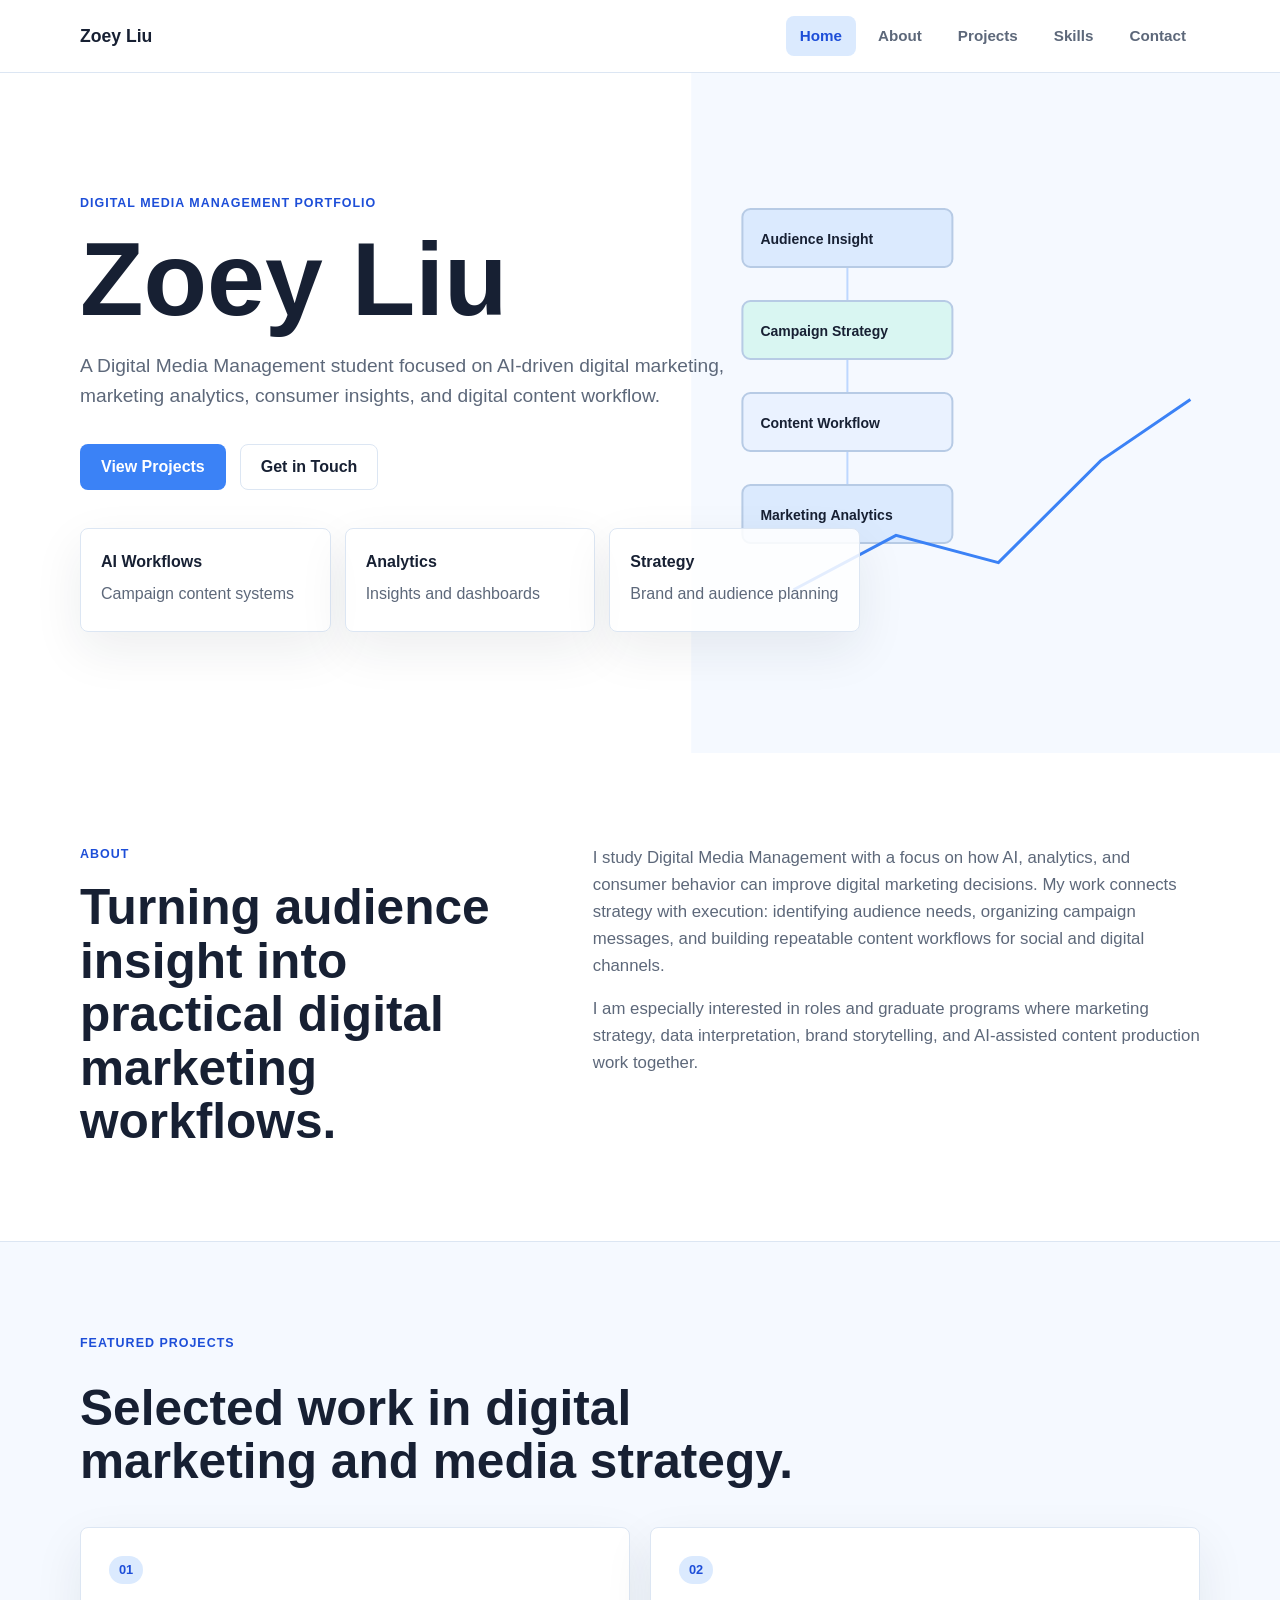
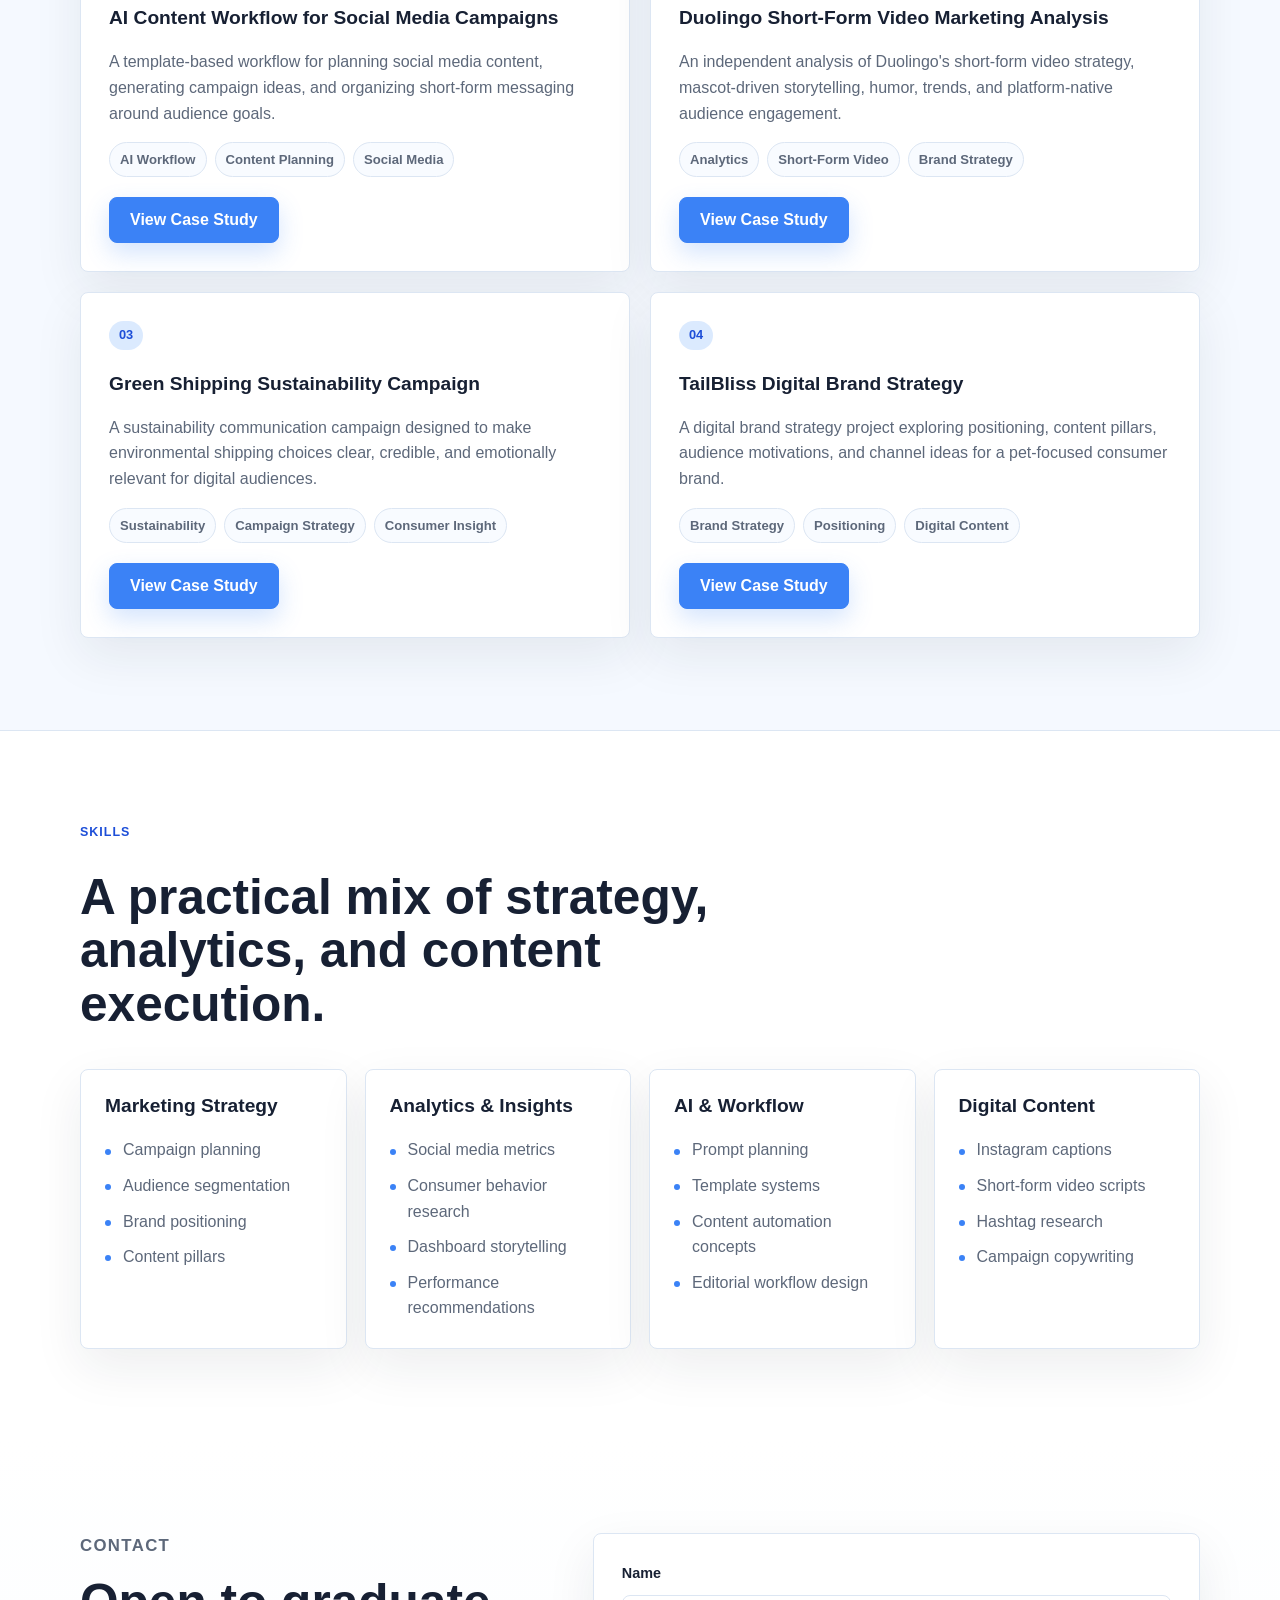
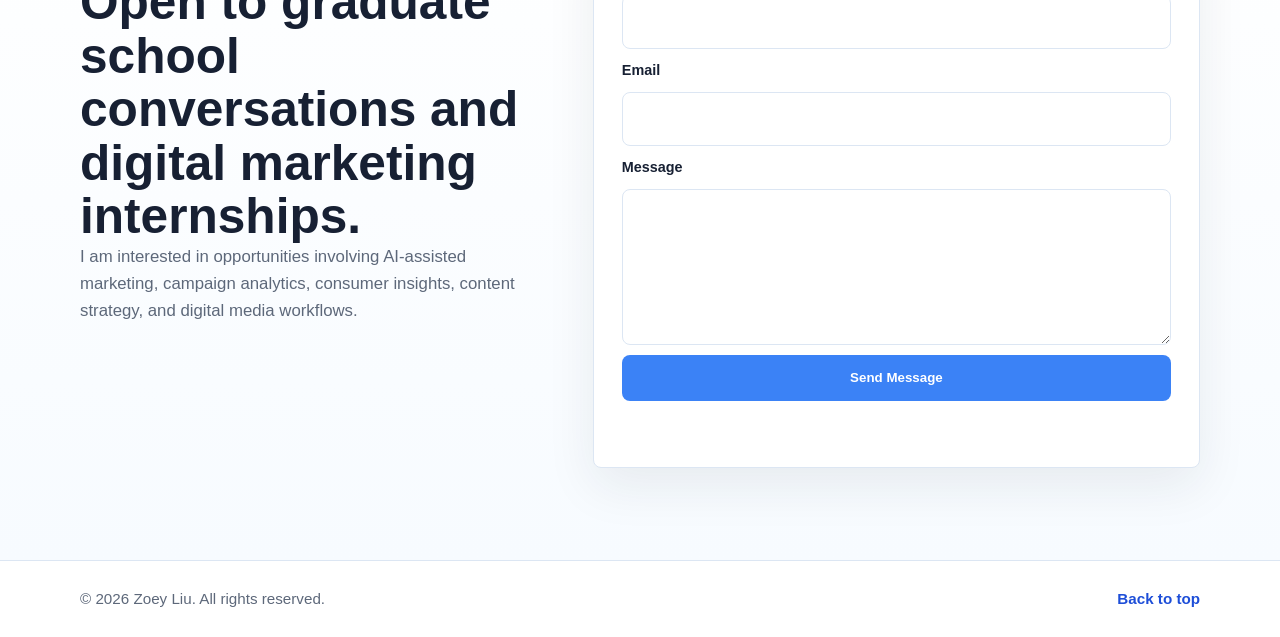
<file: index.html>
<!DOCTYPE html>
<html lang="en">
<head>
  <meta charset="UTF-8">
  <meta name="viewport" content="width=device-width, initial-scale=1.0">
  <meta name="description" content="Zoey Liu portfolio for AI-driven digital marketing, analytics, consumer insights, and digital content workflow.">
  <title>Zoey Liu | Digital Marketing Portfolio</title>
  <link rel="stylesheet" href="css/style.css">
</head>
<body>
  <header class="site-header">
    <nav class="nav container" aria-label="Main navigation">
      <a class="logo" href="#home" aria-label="Zoey Liu home">Zoey Liu</a>
      <button class="nav-toggle" type="button" aria-expanded="false" aria-controls="primary-navigation">
        <span></span>
        <span></span>
        <span></span>
        <span class="sr-only">Menu</span>
      </button>
      <ul class="nav-links" id="primary-navigation">
        <li><a href="#home">Home</a></li>
        <li><a href="#about">About</a></li>
        <li><a href="#projects">Projects</a></li>
        <li><a href="#skills">Skills</a></li>
        <li><a href="#contact">Contact</a></li>
      </ul>
    </nav>
  </header>

  <main>
    <section class="hero section" id="home" aria-labelledby="hero-title">
      <canvas id="heroCanvas" class="hero-canvas" aria-hidden="true"></canvas>
      <div class="container hero-content">
        <p class="eyebrow">Digital Media Management Portfolio</p>
        <h1 id="hero-title">Zoey Liu</h1>
        <p class="hero-lead">
          A Digital Media Management student focused on AI-driven digital marketing,
          marketing analytics, consumer insights, and digital content workflow.
        </p>
        <div class="hero-actions" aria-label="Portfolio actions">
          <a class="button primary" href="#projects">View Projects</a>
          <a class="button secondary" href="#contact">Get in Touch</a>
        </div>
        <dl class="hero-highlights" aria-label="Portfolio focus areas">
          <div>
            <dt>AI Workflows</dt>
            <dd>Campaign content systems</dd>
          </div>
          <div>
            <dt>Analytics</dt>
            <dd>Insights and dashboards</dd>
          </div>
          <div>
            <dt>Strategy</dt>
            <dd>Brand and audience planning</dd>
          </div>
        </dl>
      </div>
    </section>

    <section class="section" id="about" aria-labelledby="about-title">
      <div class="container split-section">
        <div>
          <p class="eyebrow">About</p>
          <h2 id="about-title">Turning audience insight into practical digital marketing workflows.</h2>
        </div>
        <div class="section-copy">
          <p>
            I study Digital Media Management with a focus on how AI, analytics, and consumer behavior
            can improve digital marketing decisions. My work connects strategy with execution:
            identifying audience needs, organizing campaign messages, and building repeatable content
            workflows for social and digital channels.
          </p>
          <p>
            I am especially interested in roles and graduate programs where marketing strategy,
            data interpretation, brand storytelling, and AI-assisted content production work together.
          </p>
        </div>
      </div>
    </section>

    <section class="section section-muted" id="projects" aria-labelledby="projects-title">
      <div class="container">
        <div class="section-heading">
          <p class="eyebrow">Featured Projects</p>
          <h2 id="projects-title">Selected work in digital marketing and media strategy.</h2>
        </div>
        <div class="project-grid">
          <article class="project-card project-card-link">
            <p class="project-number">01</p>
            <h3>AI Content Workflow for Social Media Campaigns</h3>
            <p>
              A template-based workflow for planning social media content, generating campaign ideas,
              and organizing short-form messaging around audience goals.
            </p>
            <ul class="tag-list" aria-label="Project skills">
              <li>AI Workflow</li>
              <li>Content Planning</li>
              <li>Social Media</li>
            </ul>
            <a class="button primary card-button case-study-button" href="projects/ai-content-workflow.html">View Case Study</a>
          </article>

          <article class="project-card">
            <p class="project-number">02</p>
            <h3>Duolingo Short-Form Video Marketing Analysis</h3>
            <p>
              An independent analysis of Duolingo's short-form video strategy, mascot-driven
              storytelling, humor, trends, and platform-native audience engagement.
            </p>
            <ul class="tag-list" aria-label="Project skills">
              <li>Analytics</li>
              <li>Short-Form Video</li>
              <li>Brand Strategy</li>
            </ul>
            <a class="button primary card-button case-study-button" href="projects/social-media-analytics.html">View Case Study</a>
          </article>

          <article class="project-card">
            <p class="project-number">03</p>
            <h3>Green Shipping Sustainability Campaign</h3>
            <p>
              A sustainability communication campaign designed to make environmental shipping choices
              clear, credible, and emotionally relevant for digital audiences.
            </p>
            <ul class="tag-list" aria-label="Project skills">
              <li>Sustainability</li>
              <li>Campaign Strategy</li>
              <li>Consumer Insight</li>
            </ul>
            <a class="button primary card-button case-study-button" href="projects/green-shipping-campaign.html">View Case Study</a>
          </article>

          <article class="project-card">
            <p class="project-number">04</p>
            <h3>TailBliss Digital Brand Strategy</h3>
            <p>
              A digital brand strategy project exploring positioning, content pillars, audience
              motivations, and channel ideas for a pet-focused consumer brand.
            </p>
            <ul class="tag-list" aria-label="Project skills">
              <li>Brand Strategy</li>
              <li>Positioning</li>
              <li>Digital Content</li>
            </ul>
            <a class="button primary card-button case-study-button" href="projects/tailbliss-brand-strategy.html">View Case Study</a>
          </article>
        </div>
      </div>
    </section>

    <section class="section" id="skills" aria-labelledby="skills-title">
      <div class="container">
        <div class="section-heading">
          <p class="eyebrow">Skills</p>
          <h2 id="skills-title">A practical mix of strategy, analytics, and content execution.</h2>
        </div>
        <div class="skills-grid">
          <div class="skill-group">
            <h3>Marketing Strategy</h3>
            <ul>
              <li>Campaign planning</li>
              <li>Audience segmentation</li>
              <li>Brand positioning</li>
              <li>Content pillars</li>
            </ul>
          </div>
          <div class="skill-group">
            <h3>Analytics &amp; Insights</h3>
            <ul>
              <li>Social media metrics</li>
              <li>Consumer behavior research</li>
              <li>Dashboard storytelling</li>
              <li>Performance recommendations</li>
            </ul>
          </div>
          <div class="skill-group">
            <h3>AI &amp; Workflow</h3>
            <ul>
              <li>Prompt planning</li>
              <li>Template systems</li>
              <li>Content automation concepts</li>
              <li>Editorial workflow design</li>
            </ul>
          </div>
          <div class="skill-group">
            <h3>Digital Content</h3>
            <ul>
              <li>Instagram captions</li>
              <li>Short-form video scripts</li>
              <li>Hashtag research</li>
              <li>Campaign copywriting</li>
            </ul>
          </div>
        </div>
      </div>
    </section>

    <section class="section contact-section" id="contact" aria-labelledby="contact-title">
      <div class="container contact-layout">
        <div>
          <p class="eyebrow">Contact</p>
          <h2 id="contact-title">Open to graduate school conversations and digital marketing internships.</h2>
          <p>
            I am interested in opportunities involving AI-assisted marketing, campaign analytics,
            consumer insights, content strategy, and digital media workflows.
          </p>
        </div>
        <form class="contact-form" id="contactForm">
          <label for="name">Name</label>
          <input id="name" name="name" type="text" autocomplete="name" required>

          <label for="email">Email</label>
          <input id="email" name="email" type="email" autocomplete="email" required>

          <label for="message">Message</label>
          <textarea id="message" name="message" rows="5" required></textarea>

          <button class="button primary" type="submit">Send Message</button>
          <p class="form-status" id="formStatus" role="status" aria-live="polite"></p>
        </form>
      </div>
    </section>
  </main>

  <footer class="site-footer">
    <div class="container footer-content">
      <p>&copy; <span id="year"></span> Zoey Liu. All rights reserved.</p>
      <a href="#home">Back to top</a>
    </div>
  </footer>

  <script src="js/main.js"></script>
</body>
</html>
</file>
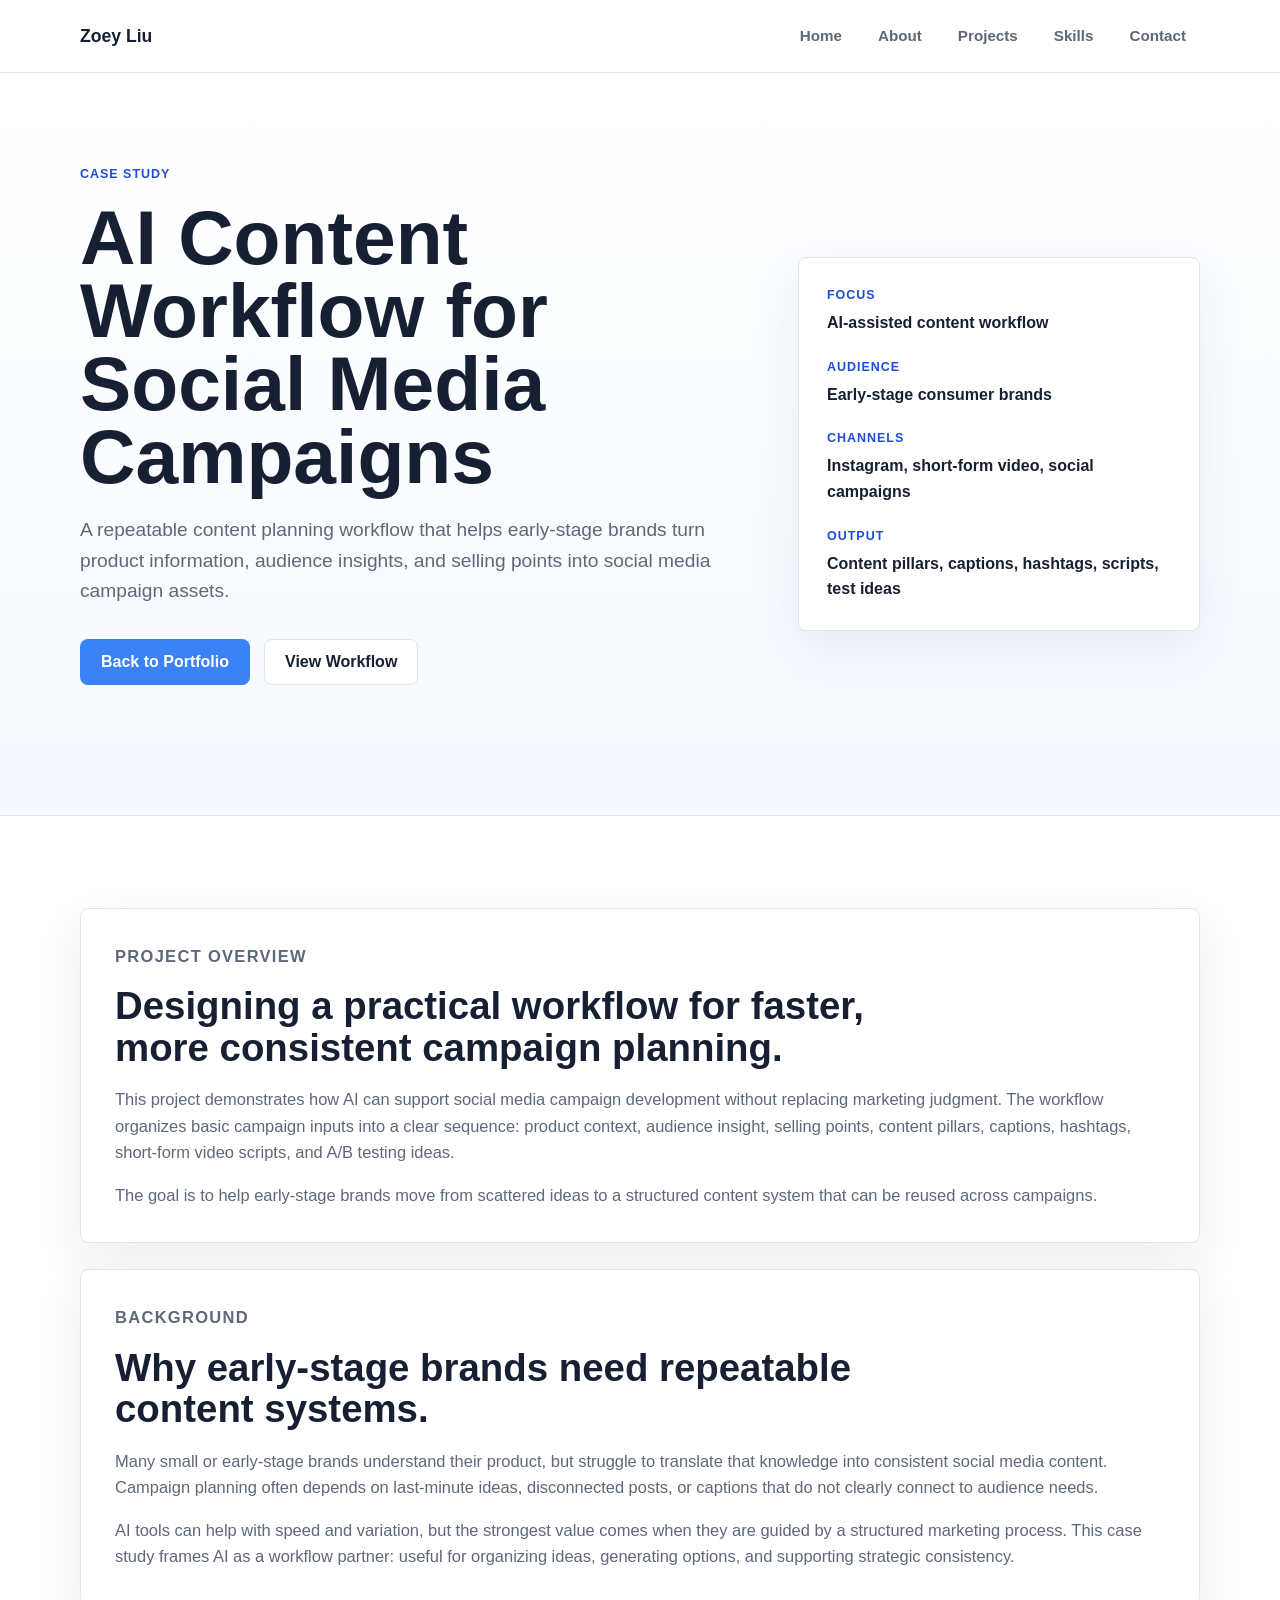
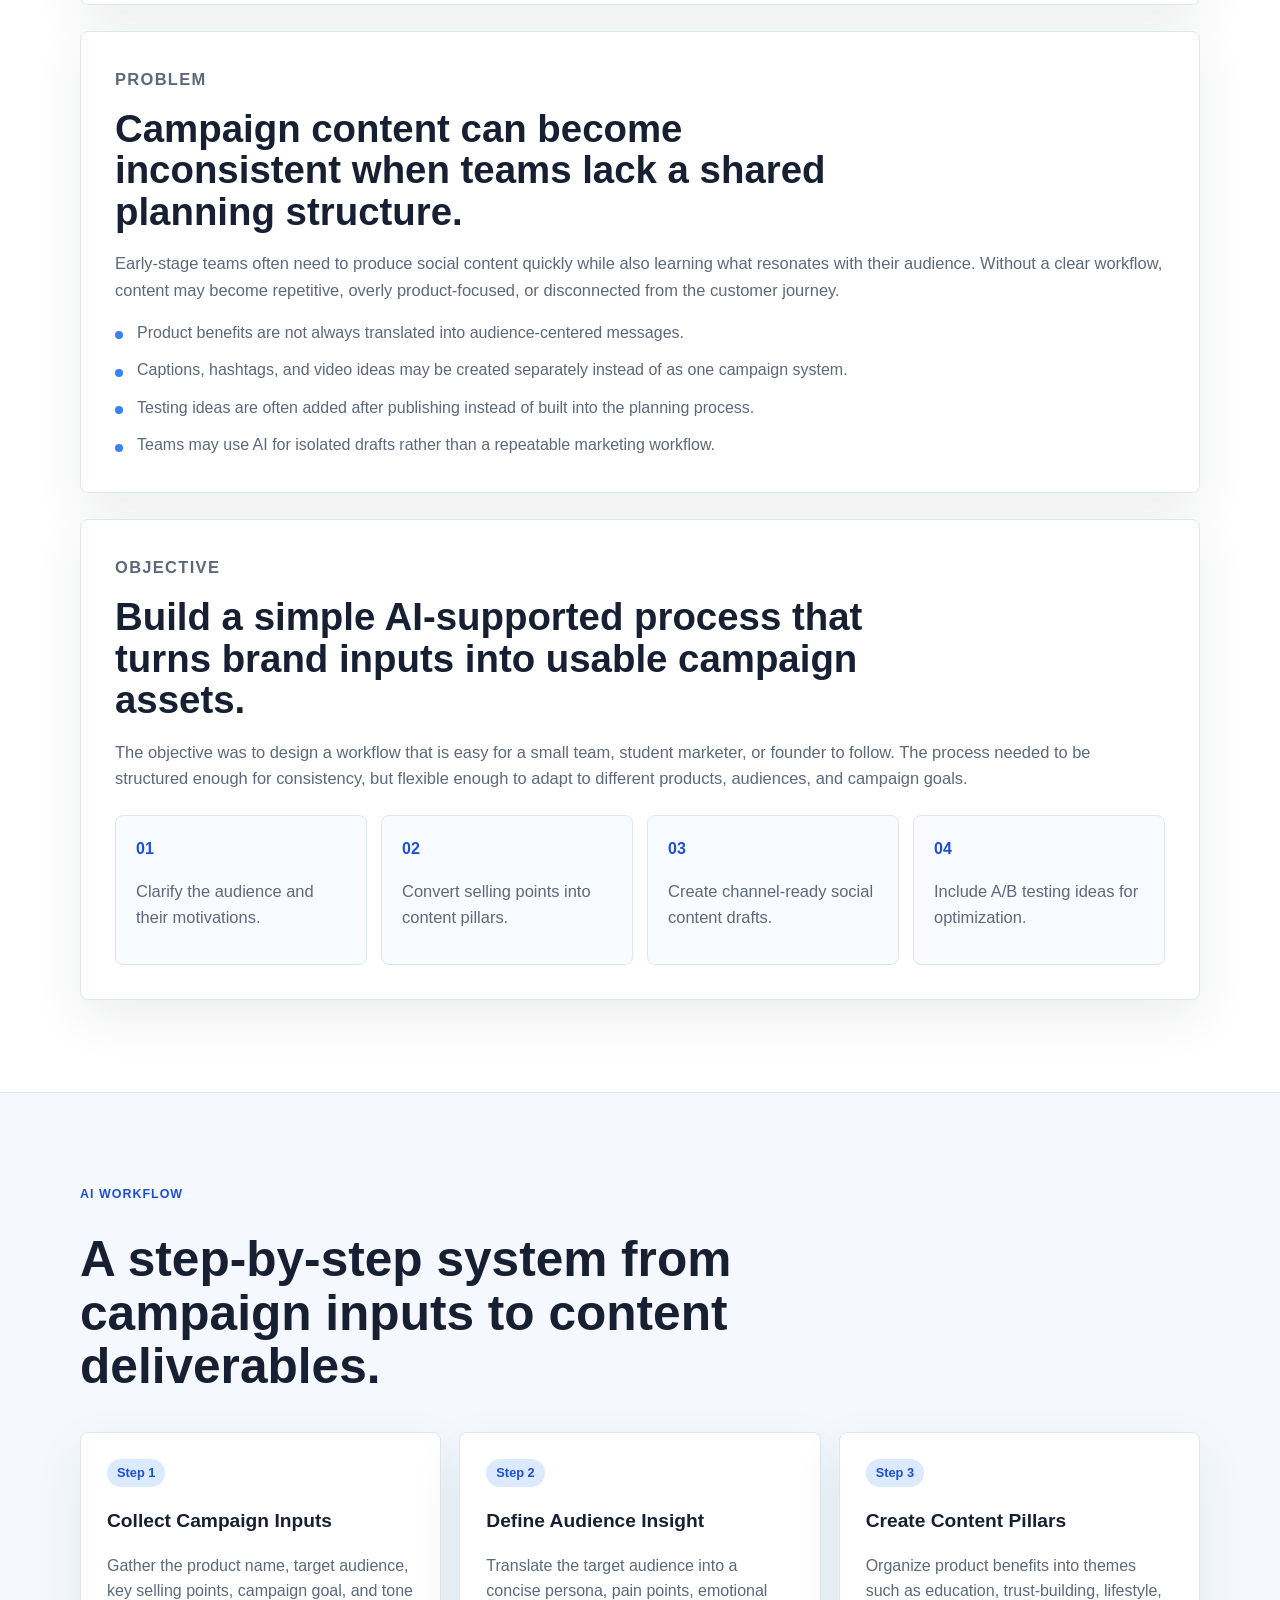
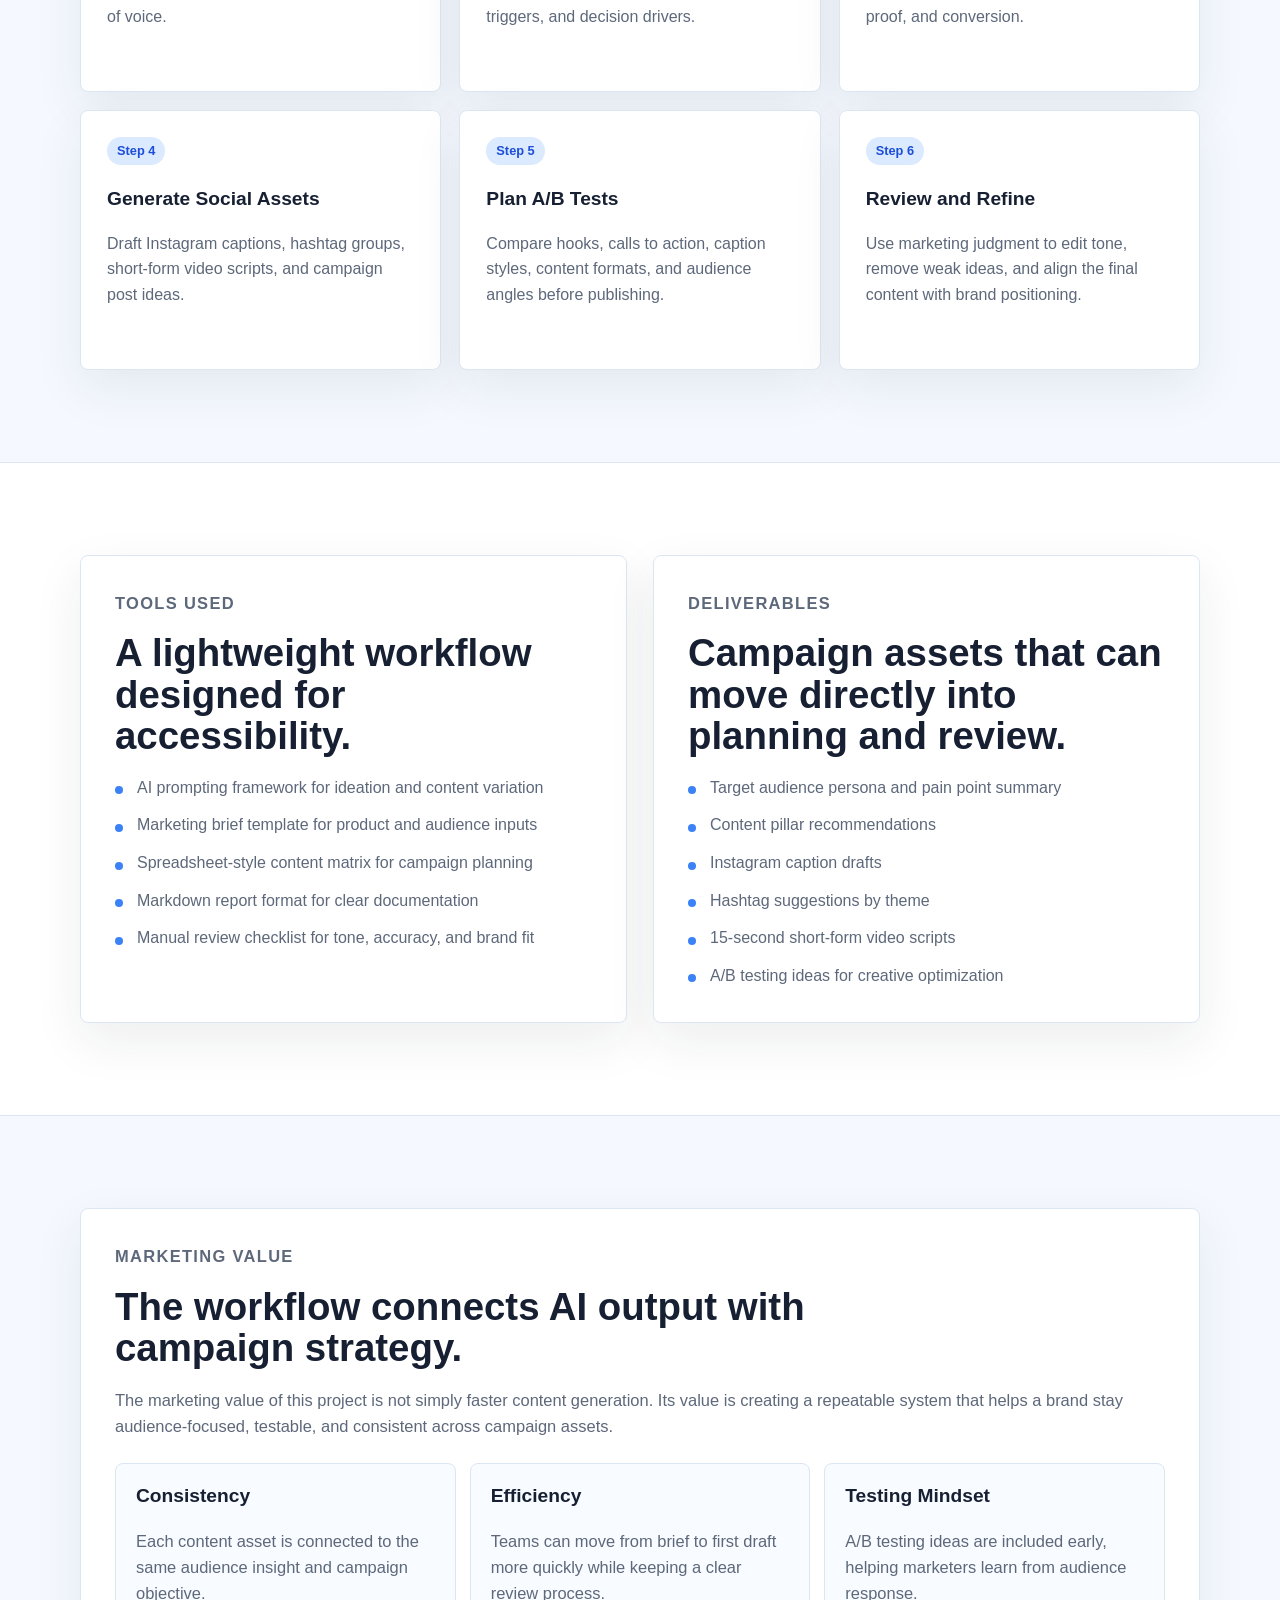
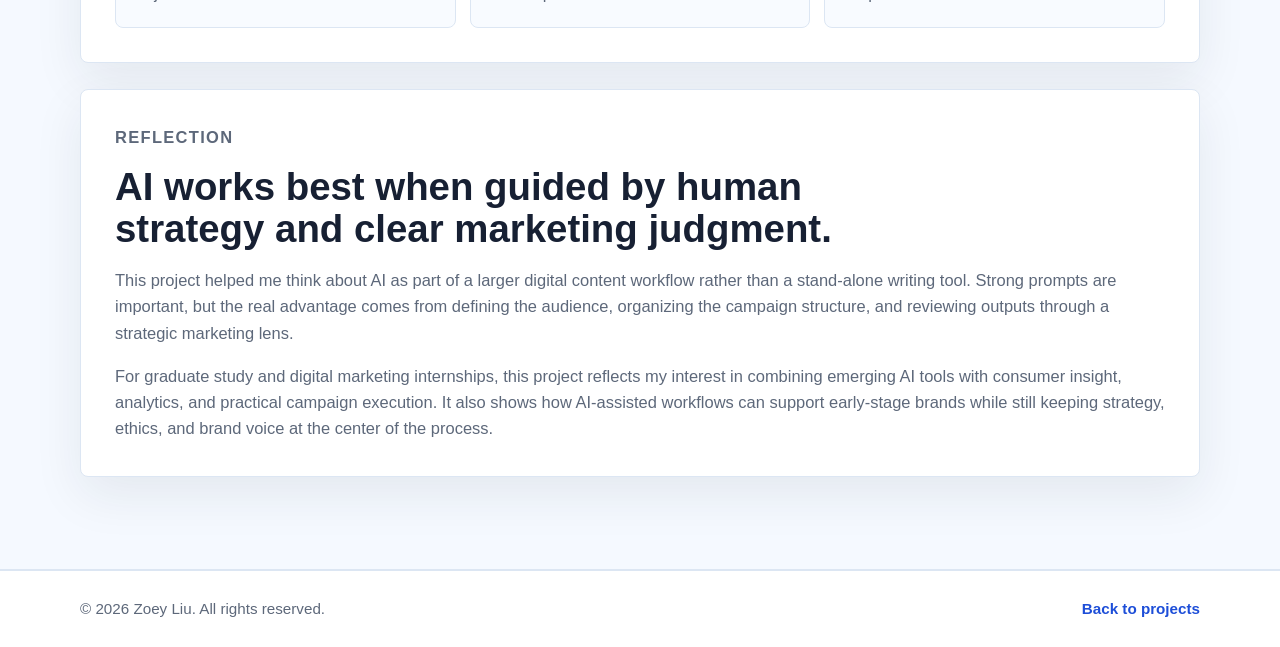
<file: projects/ai-content-workflow.html>
<!DOCTYPE html>
<html lang="en">
<head>
  <meta charset="UTF-8">
  <meta name="viewport" content="width=device-width, initial-scale=1.0">
  <meta name="description" content="Case study by Zoey Liu: AI Content Workflow for Social Media Campaigns.">
  <title>AI Content Workflow Case Study | Zoey Liu</title>
  <link rel="stylesheet" href="../css/style.css">
</head>
<body>
  <header class="site-header">
    <nav class="nav container" aria-label="Main navigation">
      <a class="logo" href="../index.html#home" aria-label="Zoey Liu home">Zoey Liu</a>
      <button class="nav-toggle" type="button" aria-expanded="false" aria-controls="primary-navigation">
        <span></span>
        <span></span>
        <span></span>
        <span class="sr-only">Menu</span>
      </button>
      <ul class="nav-links" id="primary-navigation">
        <li><a href="../index.html#home">Home</a></li>
        <li><a href="../index.html#about">About</a></li>
        <li><a href="../index.html#projects">Projects</a></li>
        <li><a href="../index.html#skills">Skills</a></li>
        <li><a href="../index.html#contact">Contact</a></li>
      </ul>
    </nav>
  </header>

  <main>
    <section class="case-hero section" aria-labelledby="case-title">
      <div class="container case-hero-grid">
        <div>
          <p class="eyebrow">Case Study</p>
          <h1 id="case-title">AI Content Workflow for Social Media Campaigns</h1>
          <p class="hero-lead">
            A repeatable content planning workflow that helps early-stage brands turn product
            information, audience insights, and selling points into social media campaign assets.
          </p>
          <div class="hero-actions">
            <a class="button primary" href="../index.html#projects">Back to Portfolio</a>
            <a class="button secondary" href="#workflow">View Workflow</a>
          </div>
        </div>
        <aside class="case-summary" aria-label="Project summary">
          <dl>
            <div>
              <dt>Focus</dt>
              <dd>AI-assisted content workflow</dd>
            </div>
            <div>
              <dt>Audience</dt>
              <dd>Early-stage consumer brands</dd>
            </div>
            <div>
              <dt>Channels</dt>
              <dd>Instagram, short-form video, social campaigns</dd>
            </div>
            <div>
              <dt>Output</dt>
              <dd>Content pillars, captions, hashtags, scripts, test ideas</dd>
            </div>
          </dl>
        </aside>
      </div>
    </section>

    <section class="section" aria-labelledby="overview-title">
      <div class="container case-content">
        <article class="case-block">
          <p class="eyebrow">Project Overview</p>
          <h2 id="overview-title">Designing a practical workflow for faster, more consistent campaign planning.</h2>
          <p>
            This project demonstrates how AI can support social media campaign development without
            replacing marketing judgment. The workflow organizes basic campaign inputs into a clear
            sequence: product context, audience insight, selling points, content pillars, captions,
            hashtags, short-form video scripts, and A/B testing ideas.
          </p>
          <p>
            The goal is to help early-stage brands move from scattered ideas to a structured content
            system that can be reused across campaigns.
          </p>
        </article>

        <article class="case-block">
          <p class="eyebrow">Background</p>
          <h2>Why early-stage brands need repeatable content systems.</h2>
          <p>
            Many small or early-stage brands understand their product, but struggle to translate that
            knowledge into consistent social media content. Campaign planning often depends on
            last-minute ideas, disconnected posts, or captions that do not clearly connect to audience
            needs.
          </p>
          <p>
            AI tools can help with speed and variation, but the strongest value comes when they are
            guided by a structured marketing process. This case study frames AI as a workflow partner:
            useful for organizing ideas, generating options, and supporting strategic consistency.
          </p>
        </article>

        <article class="case-block">
          <p class="eyebrow">Problem</p>
          <h2>Campaign content can become inconsistent when teams lack a shared planning structure.</h2>
          <p>
            Early-stage teams often need to produce social content quickly while also learning what
            resonates with their audience. Without a clear workflow, content may become repetitive,
            overly product-focused, or disconnected from the customer journey.
          </p>
          <ul class="case-list">
            <li>Product benefits are not always translated into audience-centered messages.</li>
            <li>Captions, hashtags, and video ideas may be created separately instead of as one campaign system.</li>
            <li>Testing ideas are often added after publishing instead of built into the planning process.</li>
            <li>Teams may use AI for isolated drafts rather than a repeatable marketing workflow.</li>
          </ul>
        </article>

        <article class="case-block">
          <p class="eyebrow">Objective</p>
          <h2>Build a simple AI-supported process that turns brand inputs into usable campaign assets.</h2>
          <p>
            The objective was to design a workflow that is easy for a small team, student marketer, or
            founder to follow. The process needed to be structured enough for consistency, but flexible
            enough to adapt to different products, audiences, and campaign goals.
          </p>
          <div class="metric-grid">
            <div>
              <span>01</span>
              <p>Clarify the audience and their motivations.</p>
            </div>
            <div>
              <span>02</span>
              <p>Convert selling points into content pillars.</p>
            </div>
            <div>
              <span>03</span>
              <p>Create channel-ready social content drafts.</p>
            </div>
            <div>
              <span>04</span>
              <p>Include A/B testing ideas for optimization.</p>
            </div>
          </div>
        </article>
      </div>
    </section>

    <section class="section section-muted" id="workflow" aria-labelledby="workflow-title">
      <div class="container">
        <div class="section-heading">
          <p class="eyebrow">AI Workflow</p>
          <h2 id="workflow-title">A step-by-step system from campaign inputs to content deliverables.</h2>
        </div>
        <div class="workflow-grid">
          <article class="workflow-step">
            <p class="project-number">Step 1</p>
            <h3>Collect Campaign Inputs</h3>
            <p>Gather the product name, target audience, key selling points, campaign goal, and tone of voice.</p>
          </article>
          <article class="workflow-step">
            <p class="project-number">Step 2</p>
            <h3>Define Audience Insight</h3>
            <p>Translate the target audience into a concise persona, pain points, emotional triggers, and decision drivers.</p>
          </article>
          <article class="workflow-step">
            <p class="project-number">Step 3</p>
            <h3>Create Content Pillars</h3>
            <p>Organize product benefits into themes such as education, trust-building, lifestyle, proof, and conversion.</p>
          </article>
          <article class="workflow-step">
            <p class="project-number">Step 4</p>
            <h3>Generate Social Assets</h3>
            <p>Draft Instagram captions, hashtag groups, short-form video scripts, and campaign post ideas.</p>
          </article>
          <article class="workflow-step">
            <p class="project-number">Step 5</p>
            <h3>Plan A/B Tests</h3>
            <p>Compare hooks, calls to action, caption styles, content formats, and audience angles before publishing.</p>
          </article>
          <article class="workflow-step">
            <p class="project-number">Step 6</p>
            <h3>Review and Refine</h3>
            <p>Use marketing judgment to edit tone, remove weak ideas, and align the final content with brand positioning.</p>
          </article>
        </div>
      </div>
    </section>

    <section class="section" aria-labelledby="tools-title">
      <div class="container case-content two-column-case">
        <article class="case-block">
          <p class="eyebrow">Tools Used</p>
          <h2 id="tools-title">A lightweight workflow designed for accessibility.</h2>
          <ul class="case-list">
            <li>AI prompting framework for ideation and content variation</li>
            <li>Marketing brief template for product and audience inputs</li>
            <li>Spreadsheet-style content matrix for campaign planning</li>
            <li>Markdown report format for clear documentation</li>
            <li>Manual review checklist for tone, accuracy, and brand fit</li>
          </ul>
        </article>

        <article class="case-block">
          <p class="eyebrow">Deliverables</p>
          <h2>Campaign assets that can move directly into planning and review.</h2>
          <ul class="case-list">
            <li>Target audience persona and pain point summary</li>
            <li>Content pillar recommendations</li>
            <li>Instagram caption drafts</li>
            <li>Hashtag suggestions by theme</li>
            <li>15-second short-form video scripts</li>
            <li>A/B testing ideas for creative optimization</li>
          </ul>
        </article>
      </div>
    </section>

    <section class="section section-muted" aria-labelledby="value-title">
      <div class="container case-content">
        <article class="case-block">
          <p class="eyebrow">Marketing Value</p>
          <h2 id="value-title">The workflow connects AI output with campaign strategy.</h2>
          <p>
            The marketing value of this project is not simply faster content generation. Its value is
            creating a repeatable system that helps a brand stay audience-focused, testable, and
            consistent across campaign assets.
          </p>
          <div class="value-grid">
            <div>
              <h3>Consistency</h3>
              <p>Each content asset is connected to the same audience insight and campaign objective.</p>
            </div>
            <div>
              <h3>Efficiency</h3>
              <p>Teams can move from brief to first draft more quickly while keeping a clear review process.</p>
            </div>
            <div>
              <h3>Testing Mindset</h3>
              <p>A/B testing ideas are included early, helping marketers learn from audience response.</p>
            </div>
          </div>
        </article>

        <article class="case-block">
          <p class="eyebrow">Reflection</p>
          <h2>AI works best when guided by human strategy and clear marketing judgment.</h2>
          <p>
            This project helped me think about AI as part of a larger digital content workflow rather
            than a stand-alone writing tool. Strong prompts are important, but the real advantage comes
            from defining the audience, organizing the campaign structure, and reviewing outputs through
            a strategic marketing lens.
          </p>
          <p>
            For graduate study and digital marketing internships, this project reflects my interest in
            combining emerging AI tools with consumer insight, analytics, and practical campaign
            execution. It also shows how AI-assisted workflows can support early-stage brands while
            still keeping strategy, ethics, and brand voice at the center of the process.
          </p>
        </article>
      </div>
    </section>
  </main>

  <footer class="site-footer">
    <div class="container footer-content">
      <p>&copy; <span id="year"></span> Zoey Liu. All rights reserved.</p>
      <a href="../index.html#projects">Back to projects</a>
    </div>
  </footer>

  <script src="../js/main.js"></script>
</body>
</html>
</file>
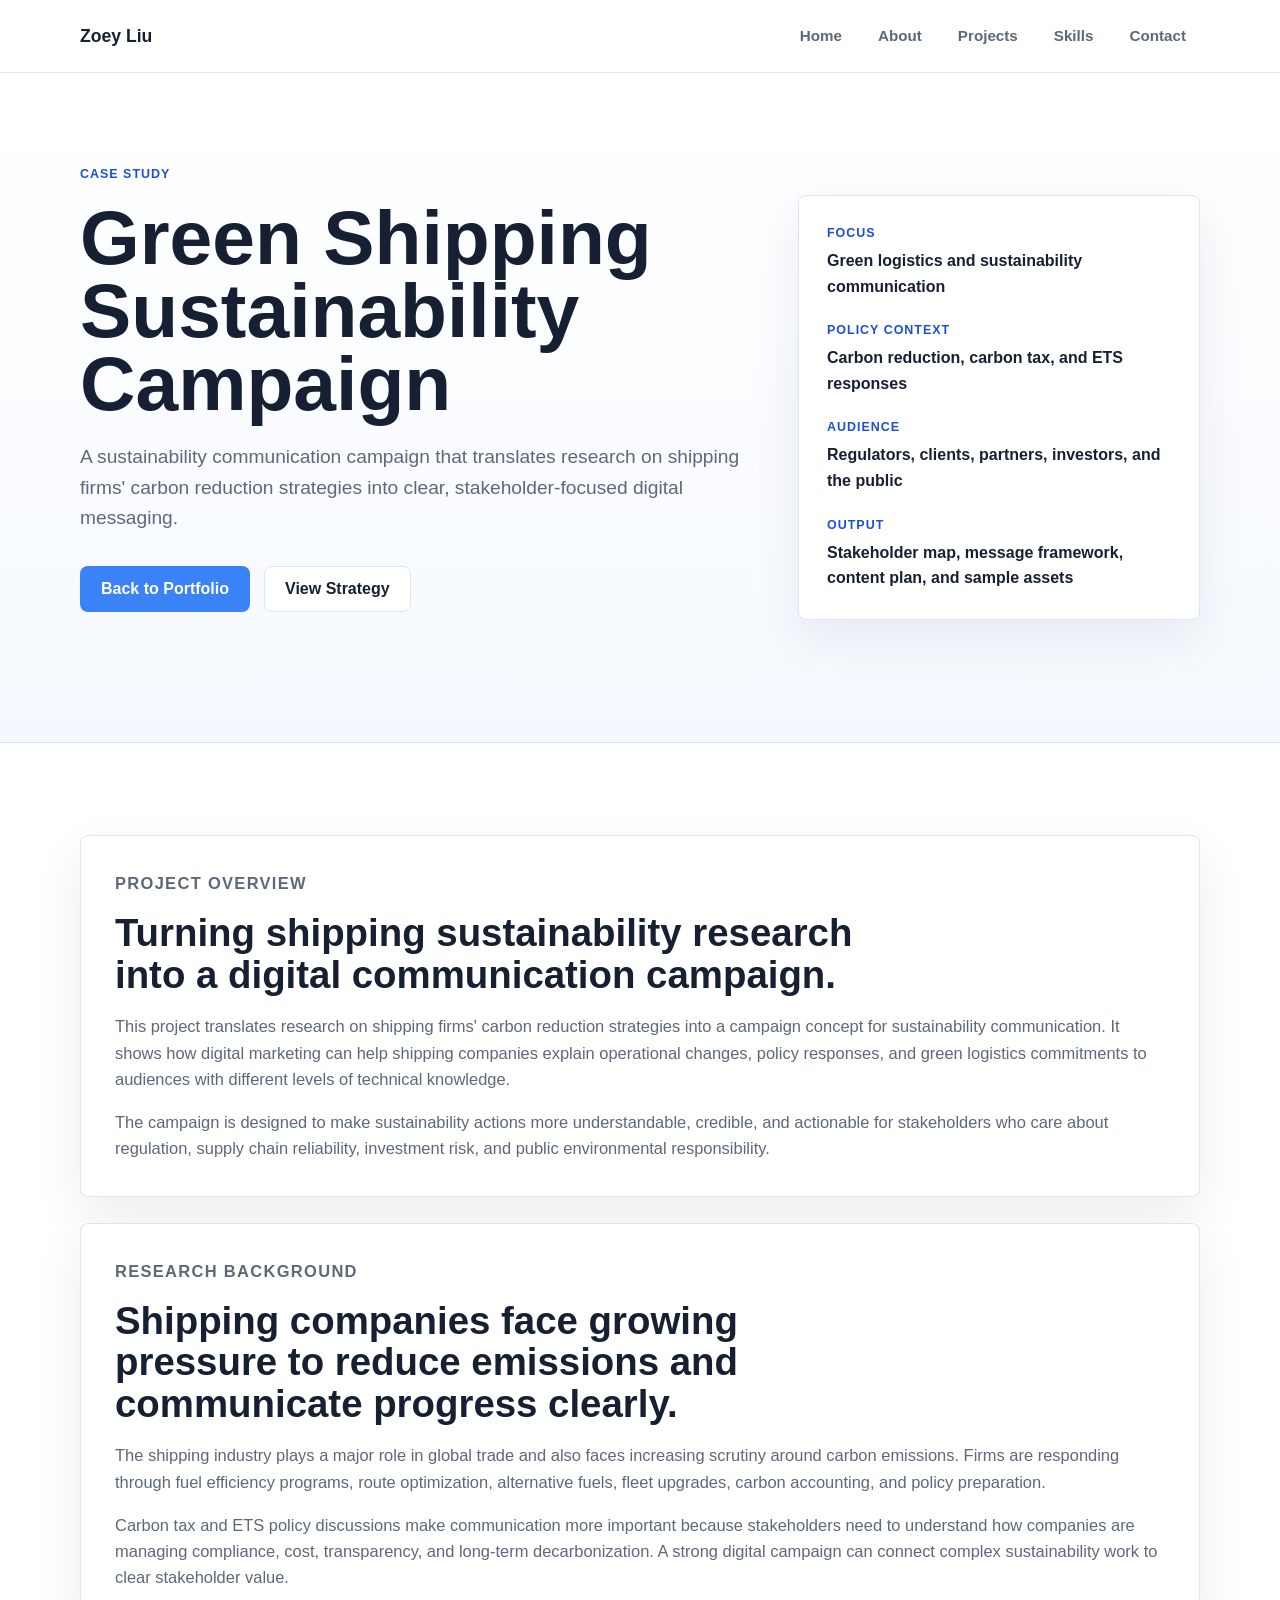
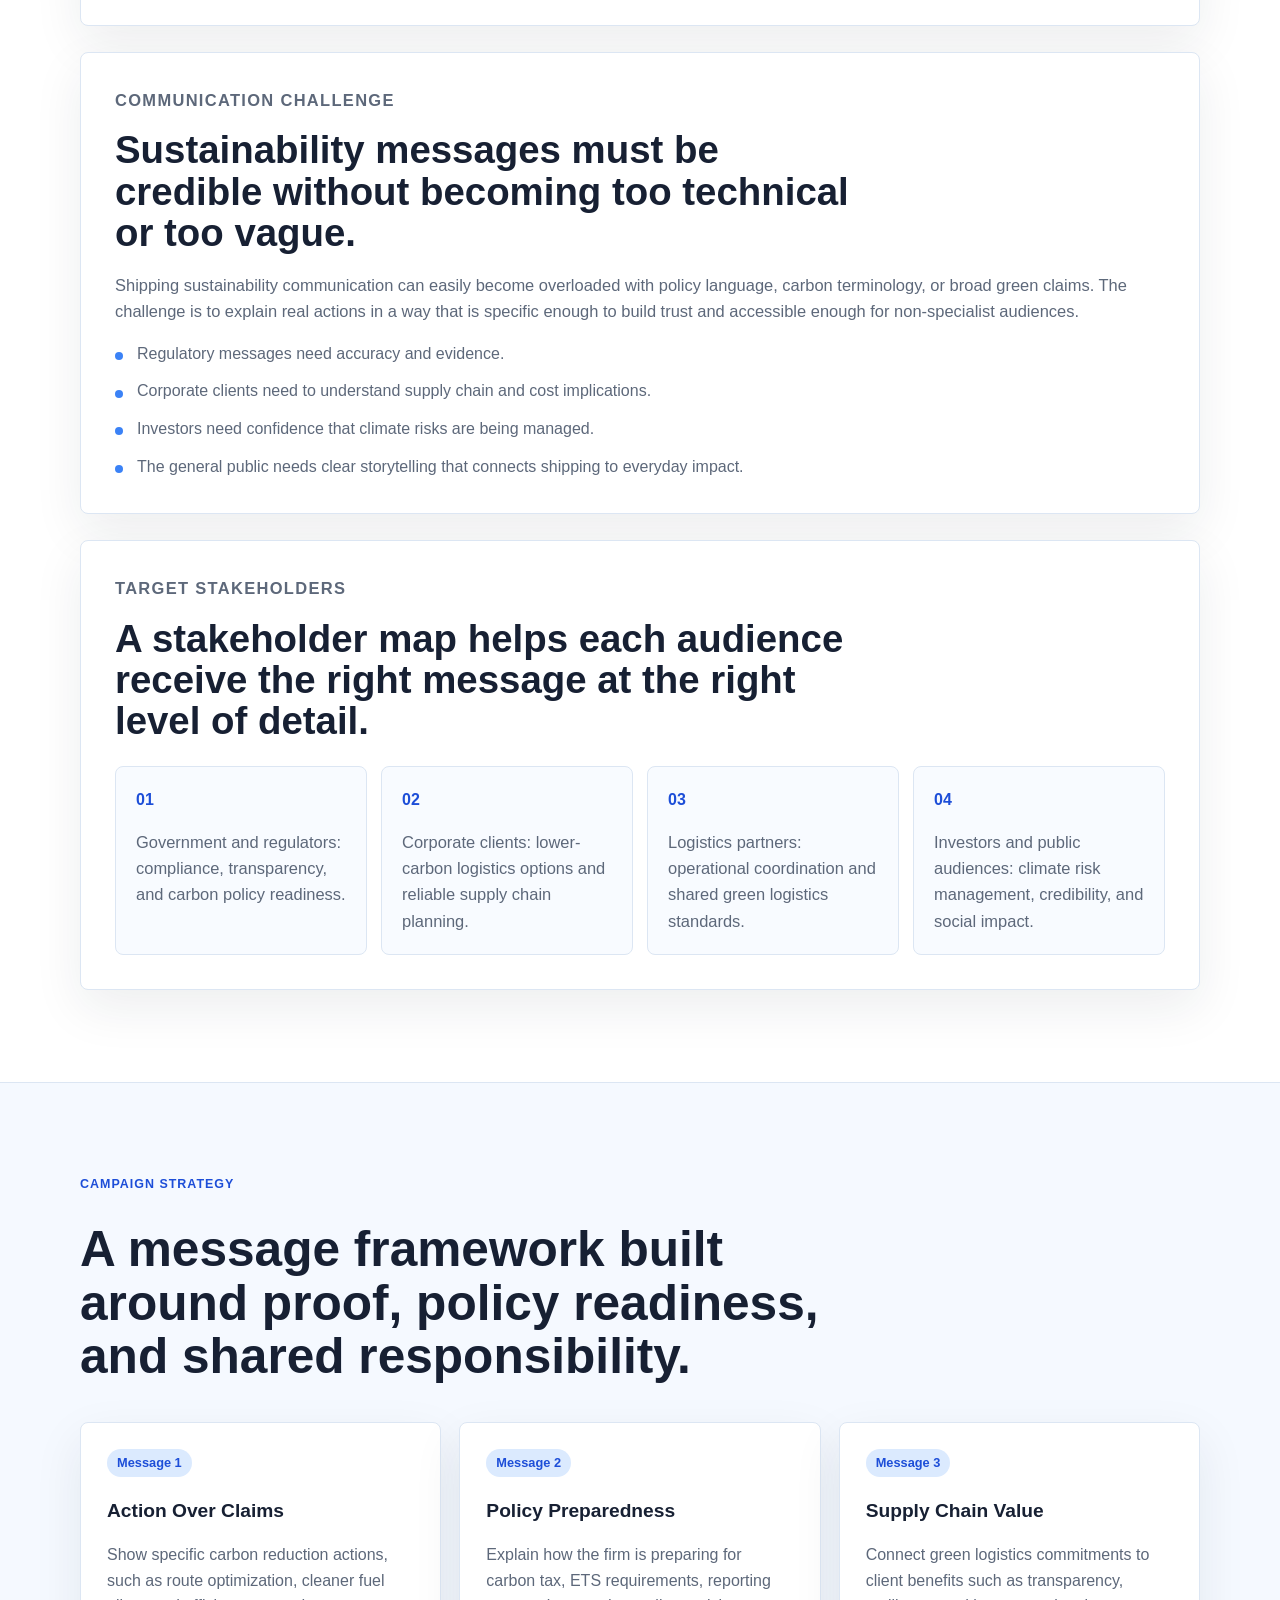
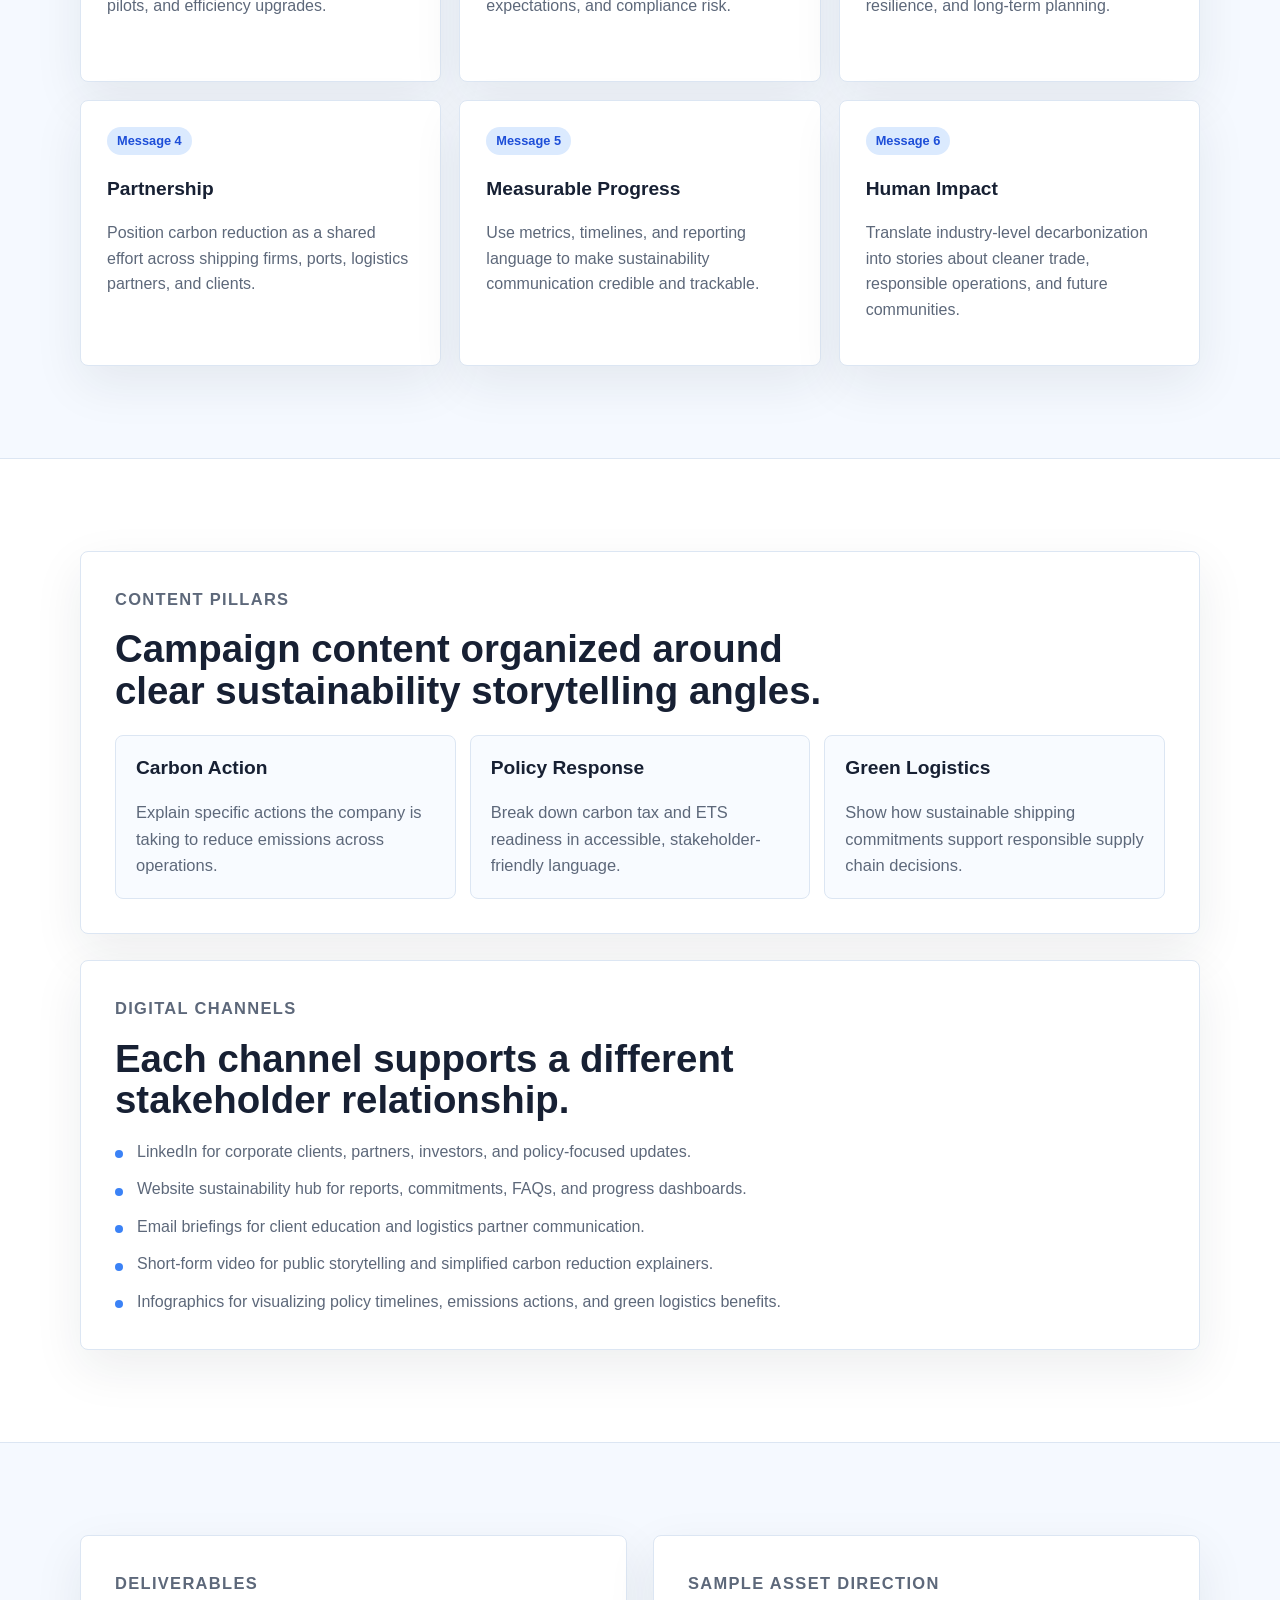
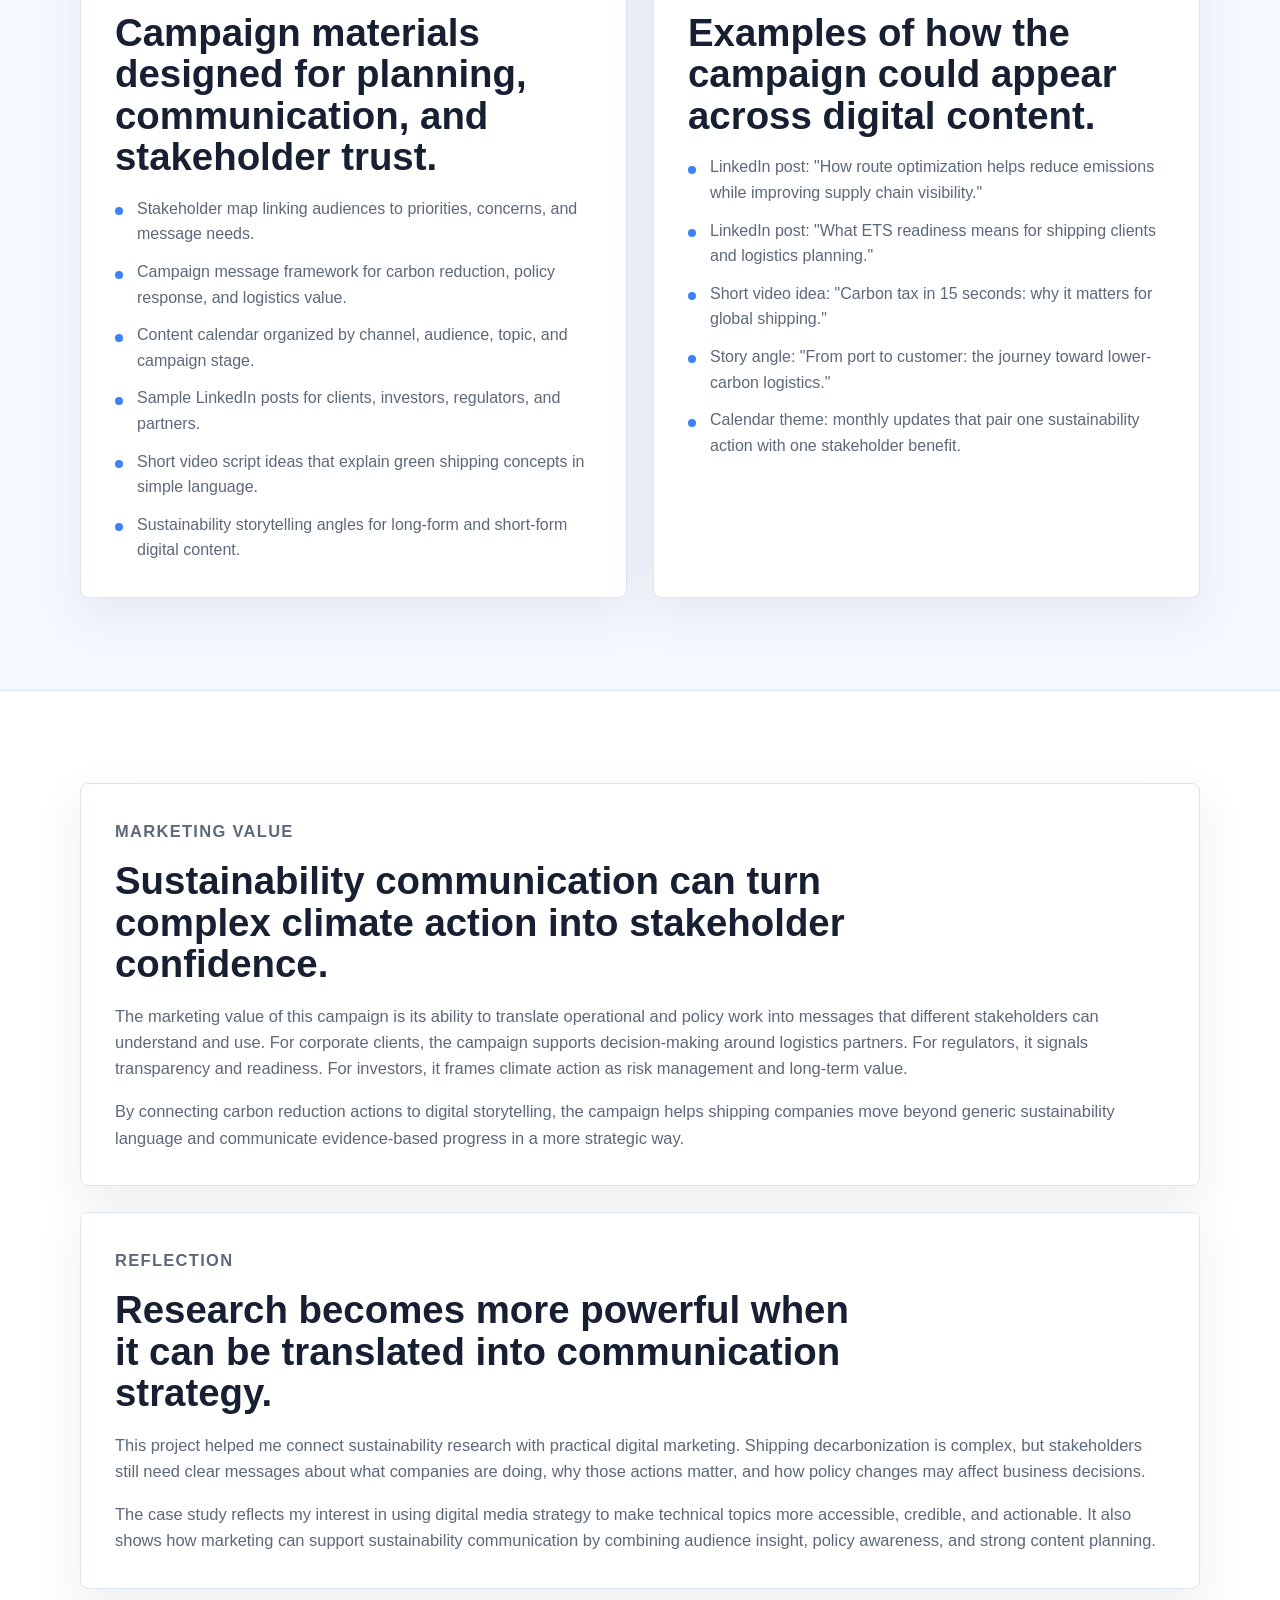
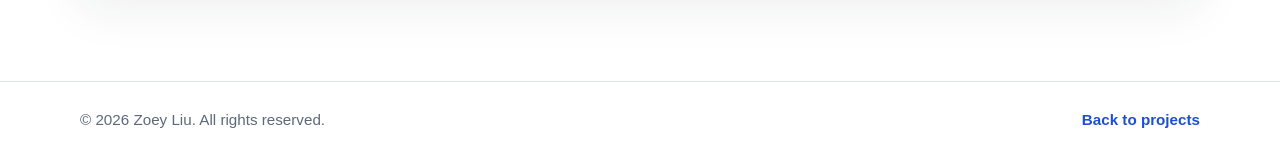
<file: projects/green-shipping-campaign.html>
<!DOCTYPE html>
<html lang="en">
<head>
  <meta charset="UTF-8">
  <meta name="viewport" content="width=device-width, initial-scale=1.0">
  <meta name="description" content="Case study by Zoey Liu: Green Shipping Sustainability Campaign.">
  <title>Green Shipping Sustainability Campaign Case Study | Zoey Liu</title>
  <link rel="stylesheet" href="../css/style.css">
</head>
<body>
  <header class="site-header">
    <nav class="nav container" aria-label="Main navigation">
      <a class="logo" href="../index.html#home" aria-label="Zoey Liu home">Zoey Liu</a>
      <button class="nav-toggle" type="button" aria-expanded="false" aria-controls="primary-navigation">
        <span></span>
        <span></span>
        <span></span>
        <span class="sr-only">Menu</span>
      </button>
      <ul class="nav-links" id="primary-navigation">
        <li><a href="../index.html#home">Home</a></li>
        <li><a href="../index.html#about">About</a></li>
        <li><a href="../index.html#projects">Projects</a></li>
        <li><a href="../index.html#skills">Skills</a></li>
        <li><a href="../index.html#contact">Contact</a></li>
      </ul>
    </nav>
  </header>

  <main>
    <section class="case-hero section" aria-labelledby="case-title">
      <div class="container case-hero-grid">
        <div>
          <p class="eyebrow">Case Study</p>
          <h1 id="case-title">Green Shipping Sustainability Campaign</h1>
          <p class="hero-lead">
            A sustainability communication campaign that translates research on shipping firms'
            carbon reduction strategies into clear, stakeholder-focused digital messaging.
          </p>
          <div class="hero-actions">
            <a class="button primary" href="../index.html#projects">Back to Portfolio</a>
            <a class="button secondary" href="#strategy">View Strategy</a>
          </div>
        </div>
        <aside class="case-summary" aria-label="Project summary">
          <dl>
            <div>
              <dt>Focus</dt>
              <dd>Green logistics and sustainability communication</dd>
            </div>
            <div>
              <dt>Policy Context</dt>
              <dd>Carbon reduction, carbon tax, and ETS responses</dd>
            </div>
            <div>
              <dt>Audience</dt>
              <dd>Regulators, clients, partners, investors, and the public</dd>
            </div>
            <div>
              <dt>Output</dt>
              <dd>Stakeholder map, message framework, content plan, and sample assets</dd>
            </div>
          </dl>
        </aside>
      </div>
    </section>

    <section class="section" aria-labelledby="overview-title">
      <div class="container case-content">
        <article class="case-block">
          <p class="eyebrow">Project Overview</p>
          <h2 id="overview-title">Turning shipping sustainability research into a digital communication campaign.</h2>
          <p>
            This project translates research on shipping firms' carbon reduction strategies into a
            campaign concept for sustainability communication. It shows how digital marketing can help
            shipping companies explain operational changes, policy responses, and green logistics
            commitments to audiences with different levels of technical knowledge.
          </p>
          <p>
            The campaign is designed to make sustainability actions more understandable, credible, and
            actionable for stakeholders who care about regulation, supply chain reliability, investment
            risk, and public environmental responsibility.
          </p>
        </article>

        <article class="case-block">
          <p class="eyebrow">Research Background</p>
          <h2>Shipping companies face growing pressure to reduce emissions and communicate progress clearly.</h2>
          <p>
            The shipping industry plays a major role in global trade and also faces increasing scrutiny
            around carbon emissions. Firms are responding through fuel efficiency programs, route
            optimization, alternative fuels, fleet upgrades, carbon accounting, and policy preparation.
          </p>
          <p>
            Carbon tax and ETS policy discussions make communication more important because stakeholders
            need to understand how companies are managing compliance, cost, transparency, and long-term
            decarbonization. A strong digital campaign can connect complex sustainability work to clear
            stakeholder value.
          </p>
        </article>

        <article class="case-block">
          <p class="eyebrow">Communication Challenge</p>
          <h2>Sustainability messages must be credible without becoming too technical or too vague.</h2>
          <p>
            Shipping sustainability communication can easily become overloaded with policy language,
            carbon terminology, or broad green claims. The challenge is to explain real actions in a way
            that is specific enough to build trust and accessible enough for non-specialist audiences.
          </p>
          <ul class="case-list">
            <li>Regulatory messages need accuracy and evidence.</li>
            <li>Corporate clients need to understand supply chain and cost implications.</li>
            <li>Investors need confidence that climate risks are being managed.</li>
            <li>The general public needs clear storytelling that connects shipping to everyday impact.</li>
          </ul>
        </article>

        <article class="case-block">
          <p class="eyebrow">Target Stakeholders</p>
          <h2>A stakeholder map helps each audience receive the right message at the right level of detail.</h2>
          <div class="metric-grid">
            <div>
              <span>01</span>
              <p>Government and regulators: compliance, transparency, and carbon policy readiness.</p>
            </div>
            <div>
              <span>02</span>
              <p>Corporate clients: lower-carbon logistics options and reliable supply chain planning.</p>
            </div>
            <div>
              <span>03</span>
              <p>Logistics partners: operational coordination and shared green logistics standards.</p>
            </div>
            <div>
              <span>04</span>
              <p>Investors and public audiences: climate risk management, credibility, and social impact.</p>
            </div>
          </div>
        </article>
      </div>
    </section>

    <section class="section section-muted" id="strategy" aria-labelledby="strategy-title">
      <div class="container">
        <div class="section-heading">
          <p class="eyebrow">Campaign Strategy</p>
          <h2 id="strategy-title">A message framework built around proof, policy readiness, and shared responsibility.</h2>
        </div>
        <div class="workflow-grid">
          <article class="workflow-step">
            <p class="project-number">Message 1</p>
            <h3>Action Over Claims</h3>
            <p>Show specific carbon reduction actions, such as route optimization, cleaner fuel pilots, and efficiency upgrades.</p>
          </article>
          <article class="workflow-step">
            <p class="project-number">Message 2</p>
            <h3>Policy Preparedness</h3>
            <p>Explain how the firm is preparing for carbon tax, ETS requirements, reporting expectations, and compliance risk.</p>
          </article>
          <article class="workflow-step">
            <p class="project-number">Message 3</p>
            <h3>Supply Chain Value</h3>
            <p>Connect green logistics commitments to client benefits such as transparency, resilience, and long-term planning.</p>
          </article>
          <article class="workflow-step">
            <p class="project-number">Message 4</p>
            <h3>Partnership</h3>
            <p>Position carbon reduction as a shared effort across shipping firms, ports, logistics partners, and clients.</p>
          </article>
          <article class="workflow-step">
            <p class="project-number">Message 5</p>
            <h3>Measurable Progress</h3>
            <p>Use metrics, timelines, and reporting language to make sustainability communication credible and trackable.</p>
          </article>
          <article class="workflow-step">
            <p class="project-number">Message 6</p>
            <h3>Human Impact</h3>
            <p>Translate industry-level decarbonization into stories about cleaner trade, responsible operations, and future communities.</p>
          </article>
        </div>
      </div>
    </section>

    <section class="section" aria-labelledby="pillars-title">
      <div class="container case-content">
        <article class="case-block">
          <p class="eyebrow">Content Pillars</p>
          <h2 id="pillars-title">Campaign content organized around clear sustainability storytelling angles.</h2>
          <div class="value-grid">
            <div>
              <h3>Carbon Action</h3>
              <p>Explain specific actions the company is taking to reduce emissions across operations.</p>
            </div>
            <div>
              <h3>Policy Response</h3>
              <p>Break down carbon tax and ETS readiness in accessible, stakeholder-friendly language.</p>
            </div>
            <div>
              <h3>Green Logistics</h3>
              <p>Show how sustainable shipping commitments support responsible supply chain decisions.</p>
            </div>
          </div>
        </article>

        <article class="case-block">
          <p class="eyebrow">Digital Channels</p>
          <h2>Each channel supports a different stakeholder relationship.</h2>
          <ul class="case-list">
            <li>LinkedIn for corporate clients, partners, investors, and policy-focused updates.</li>
            <li>Website sustainability hub for reports, commitments, FAQs, and progress dashboards.</li>
            <li>Email briefings for client education and logistics partner communication.</li>
            <li>Short-form video for public storytelling and simplified carbon reduction explainers.</li>
            <li>Infographics for visualizing policy timelines, emissions actions, and green logistics benefits.</li>
          </ul>
        </article>
      </div>
    </section>

    <section class="section section-muted" aria-labelledby="deliverables-title">
      <div class="container case-content two-column-case">
        <article class="case-block">
          <p class="eyebrow">Deliverables</p>
          <h2 id="deliverables-title">Campaign materials designed for planning, communication, and stakeholder trust.</h2>
          <ul class="case-list">
            <li>Stakeholder map linking audiences to priorities, concerns, and message needs.</li>
            <li>Campaign message framework for carbon reduction, policy response, and logistics value.</li>
            <li>Content calendar organized by channel, audience, topic, and campaign stage.</li>
            <li>Sample LinkedIn posts for clients, investors, regulators, and partners.</li>
            <li>Short video script ideas that explain green shipping concepts in simple language.</li>
            <li>Sustainability storytelling angles for long-form and short-form digital content.</li>
          </ul>
        </article>

        <article class="case-block">
          <p class="eyebrow">Sample Asset Direction</p>
          <h2>Examples of how the campaign could appear across digital content.</h2>
          <ul class="case-list">
            <li>LinkedIn post: "How route optimization helps reduce emissions while improving supply chain visibility."</li>
            <li>LinkedIn post: "What ETS readiness means for shipping clients and logistics planning."</li>
            <li>Short video idea: "Carbon tax in 15 seconds: why it matters for global shipping."</li>
            <li>Story angle: "From port to customer: the journey toward lower-carbon logistics."</li>
            <li>Calendar theme: monthly updates that pair one sustainability action with one stakeholder benefit.</li>
          </ul>
        </article>
      </div>
    </section>

    <section class="section" aria-labelledby="value-title">
      <div class="container case-content">
        <article class="case-block">
          <p class="eyebrow">Marketing Value</p>
          <h2 id="value-title">Sustainability communication can turn complex climate action into stakeholder confidence.</h2>
          <p>
            The marketing value of this campaign is its ability to translate operational and policy
            work into messages that different stakeholders can understand and use. For corporate
            clients, the campaign supports decision-making around logistics partners. For regulators,
            it signals transparency and readiness. For investors, it frames climate action as risk
            management and long-term value.
          </p>
          <p>
            By connecting carbon reduction actions to digital storytelling, the campaign helps shipping
            companies move beyond generic sustainability language and communicate evidence-based
            progress in a more strategic way.
          </p>
        </article>

        <article class="case-block">
          <p class="eyebrow">Reflection</p>
          <h2>Research becomes more powerful when it can be translated into communication strategy.</h2>
          <p>
            This project helped me connect sustainability research with practical digital marketing.
            Shipping decarbonization is complex, but stakeholders still need clear messages about what
            companies are doing, why those actions matter, and how policy changes may affect business
            decisions.
          </p>
          <p>
            The case study reflects my interest in using digital media strategy to make technical
            topics more accessible, credible, and actionable. It also shows how marketing can support
            sustainability communication by combining audience insight, policy awareness, and strong
            content planning.
          </p>
        </article>
      </div>
    </section>
  </main>

  <footer class="site-footer">
    <div class="container footer-content">
      <p>&copy; <span id="year"></span> Zoey Liu. All rights reserved.</p>
      <a href="../index.html#projects">Back to projects</a>
    </div>
  </footer>

  <script src="../js/main.js"></script>
</body>
</html>
</file>
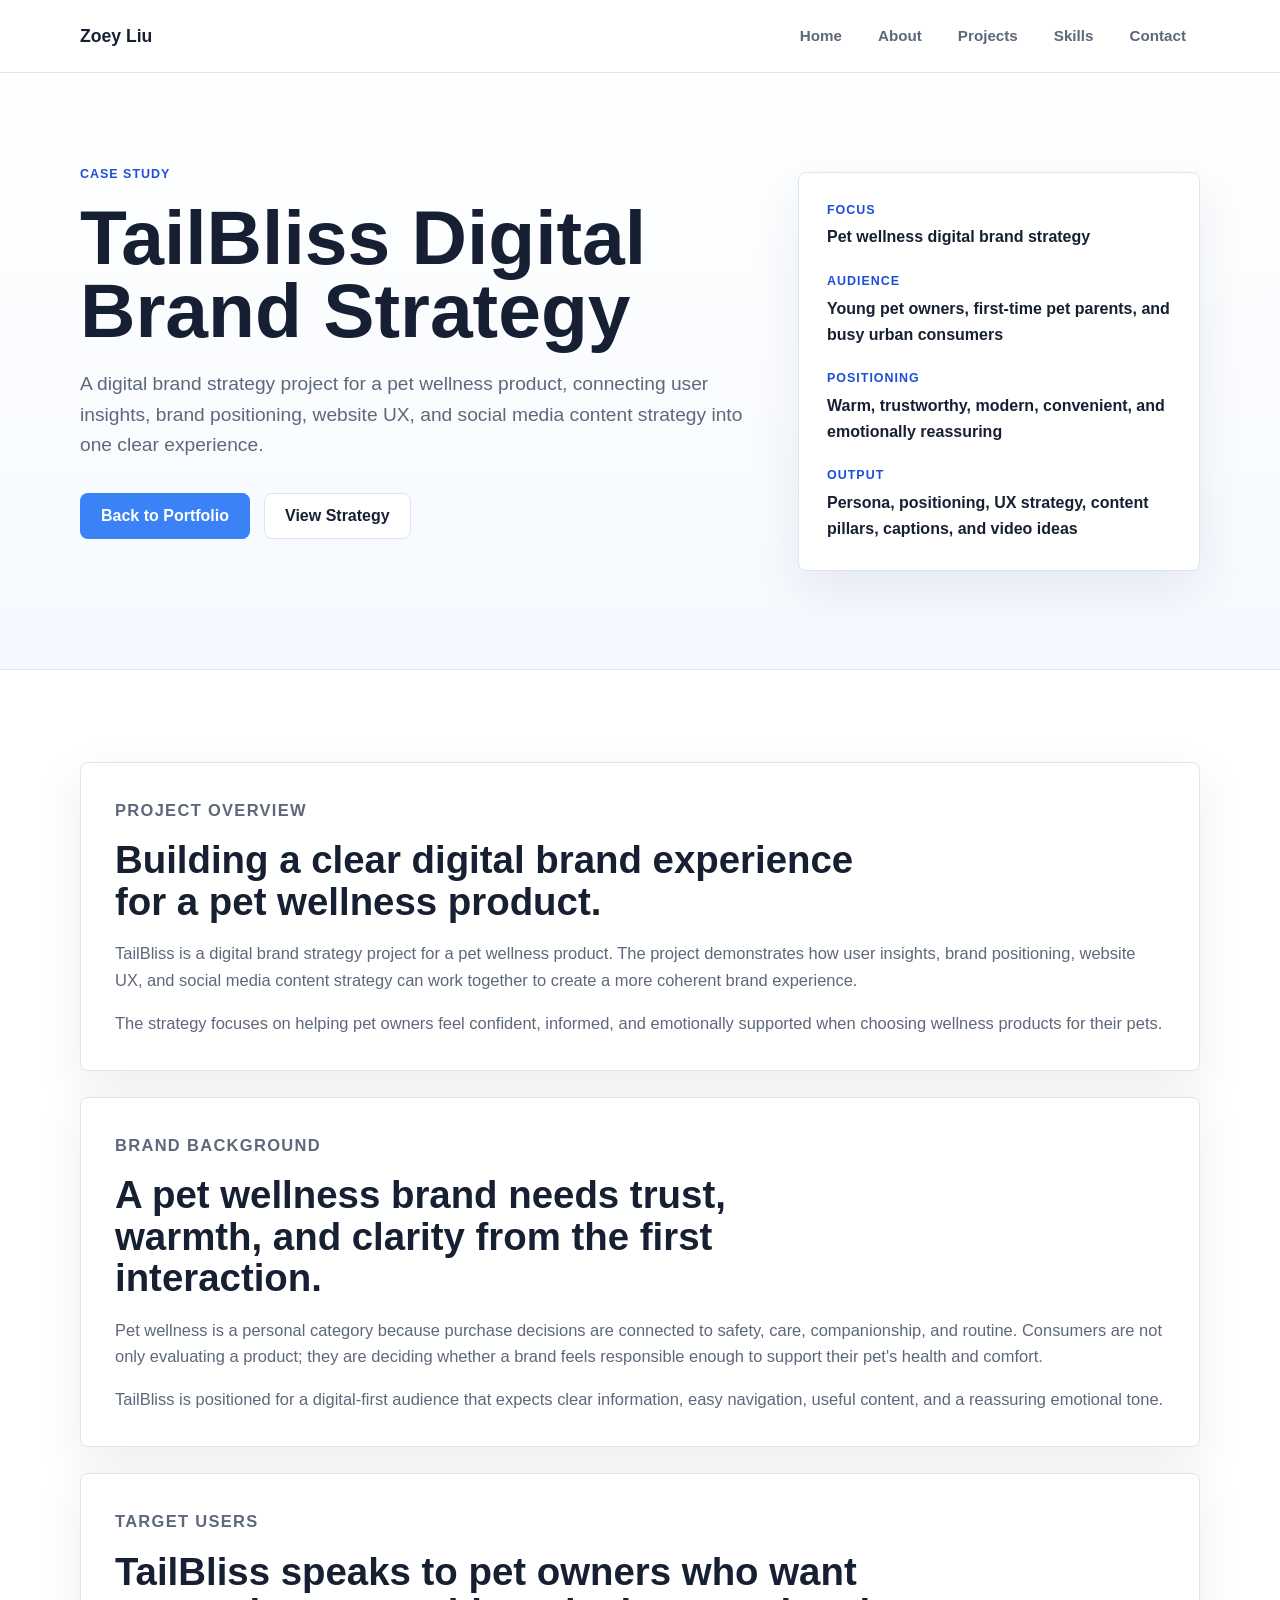
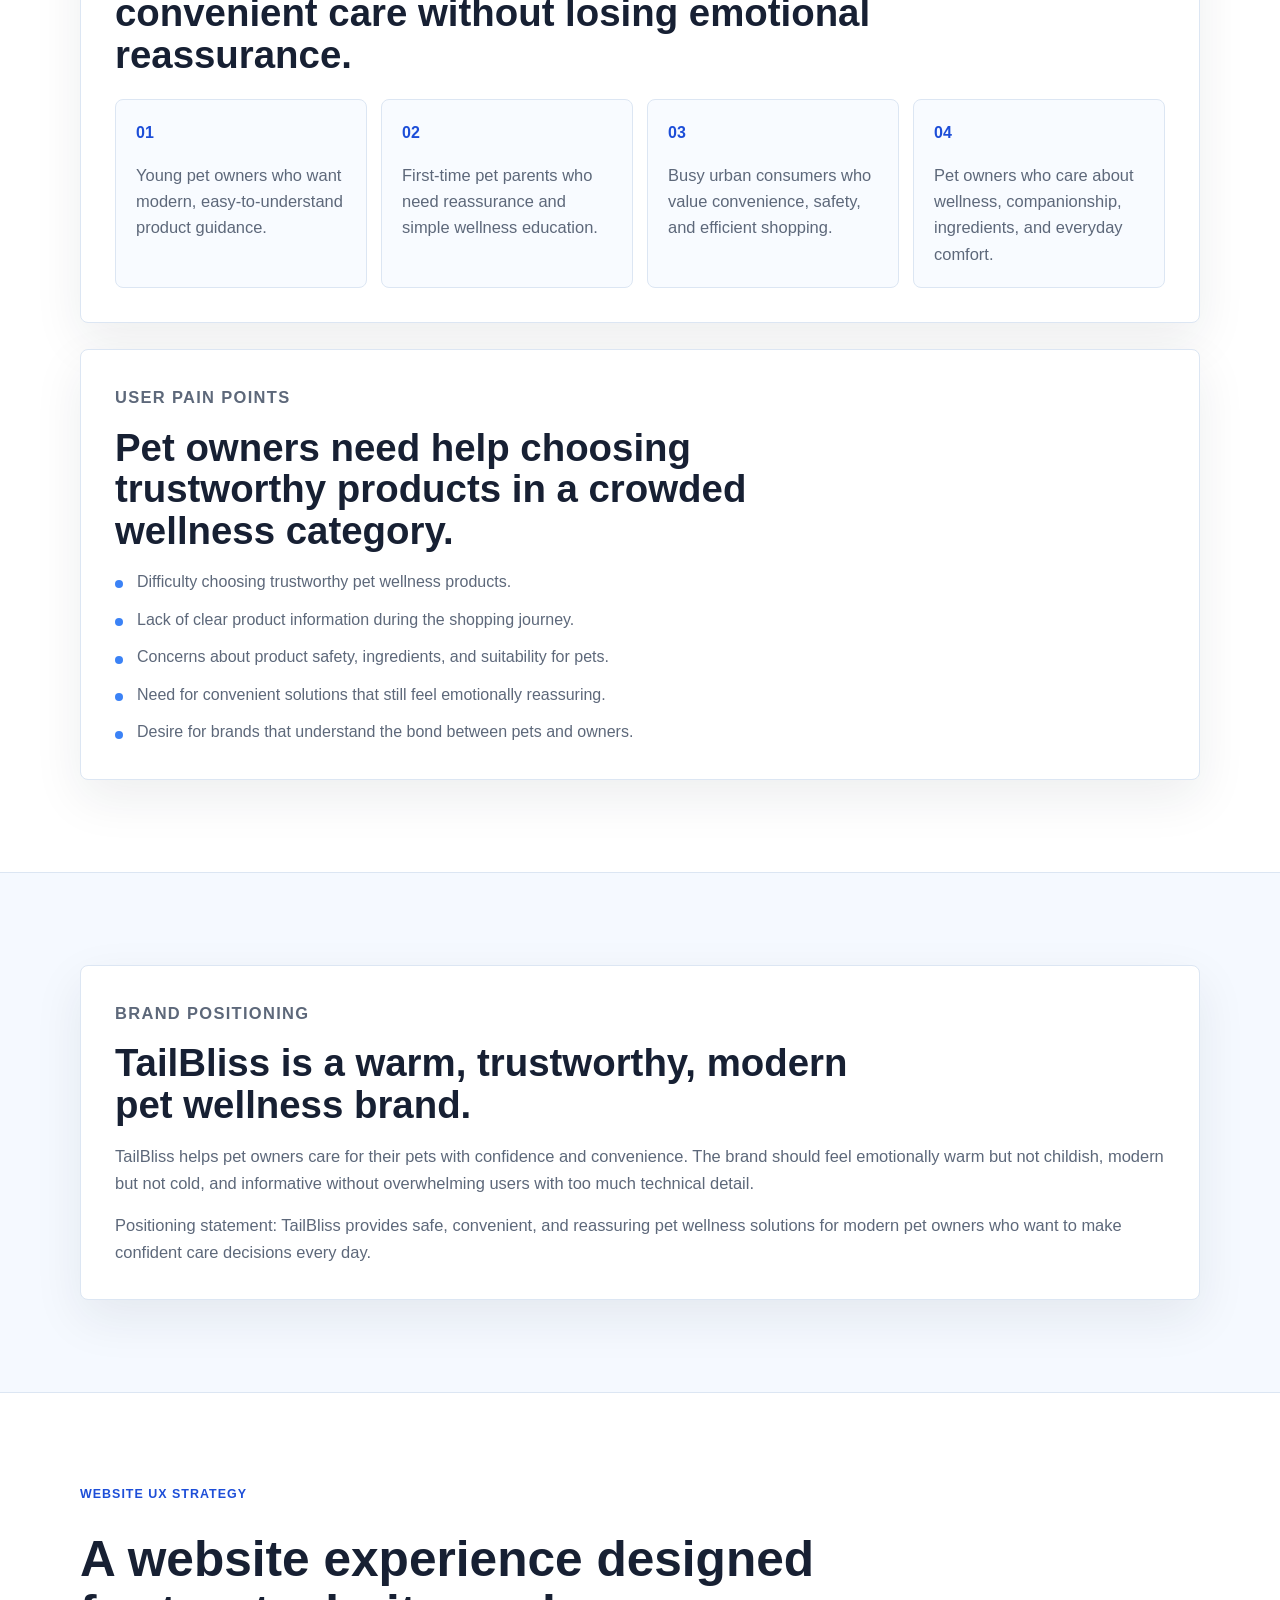
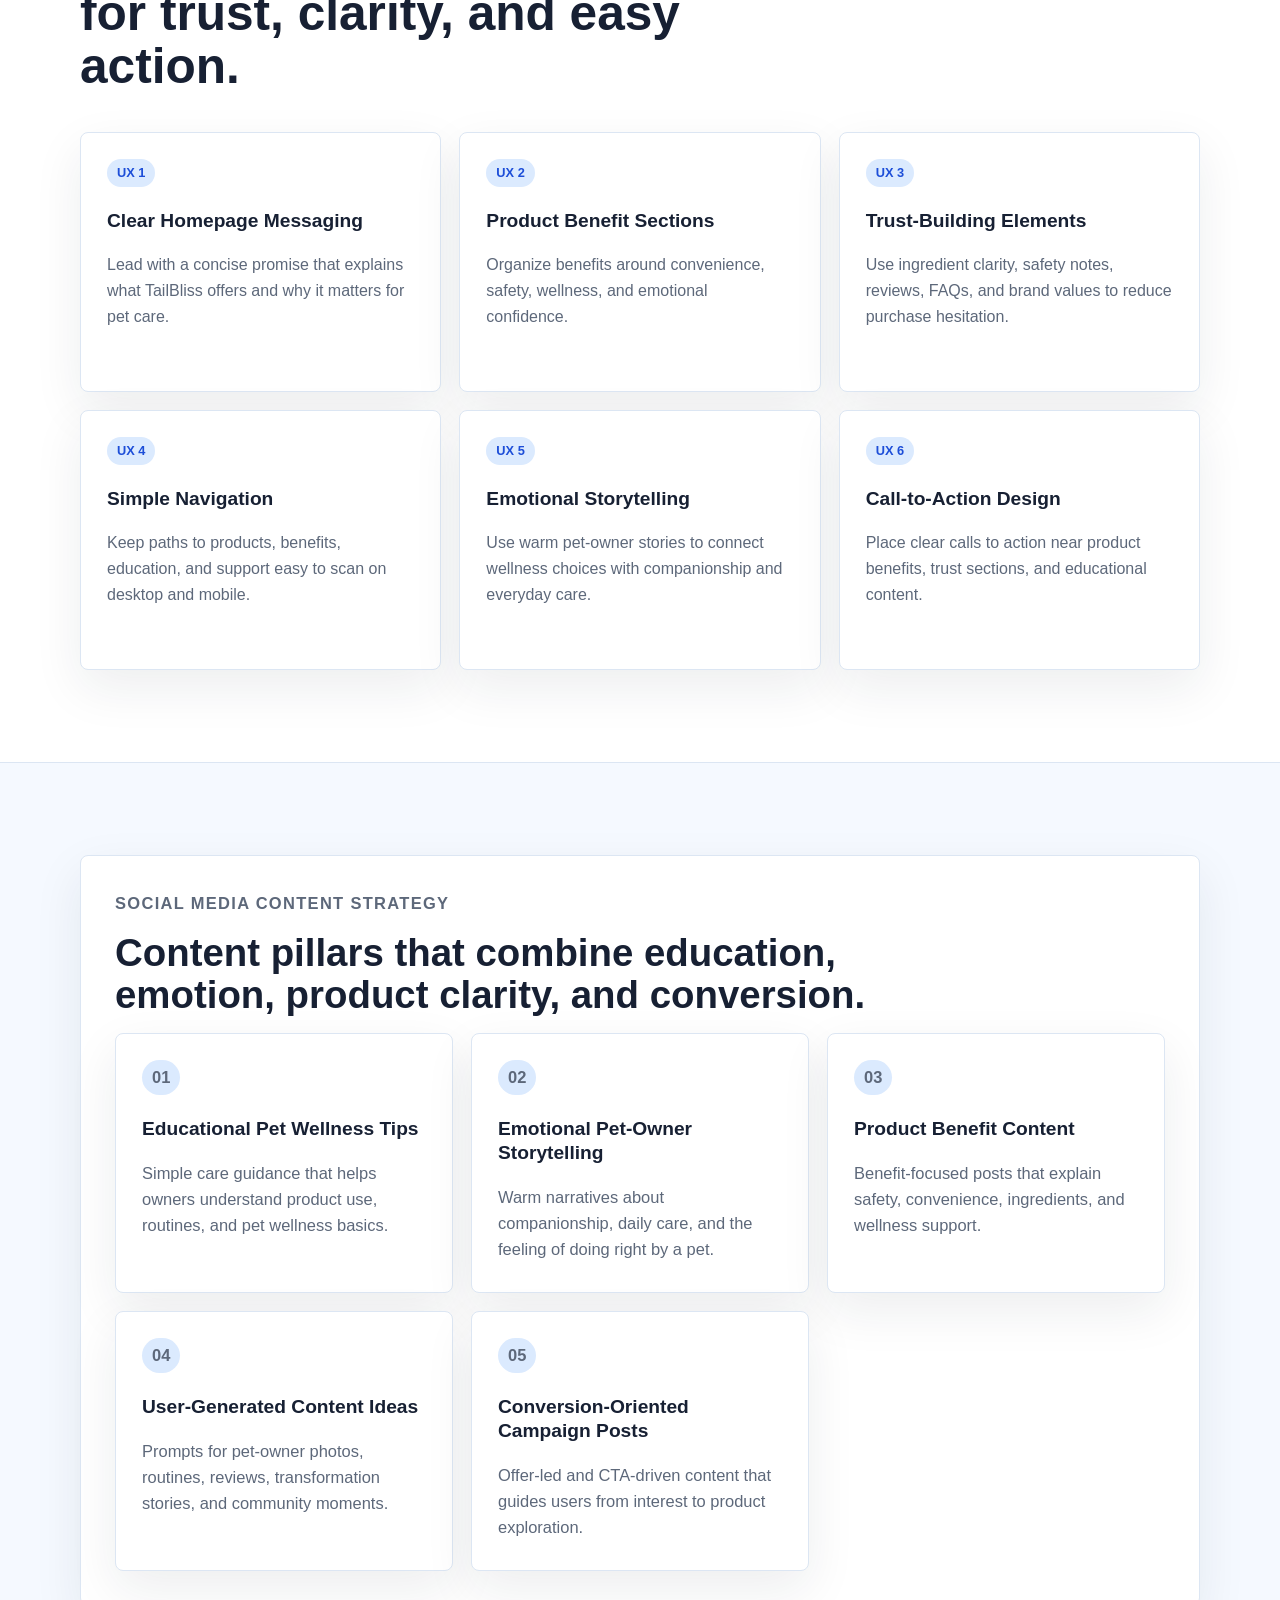
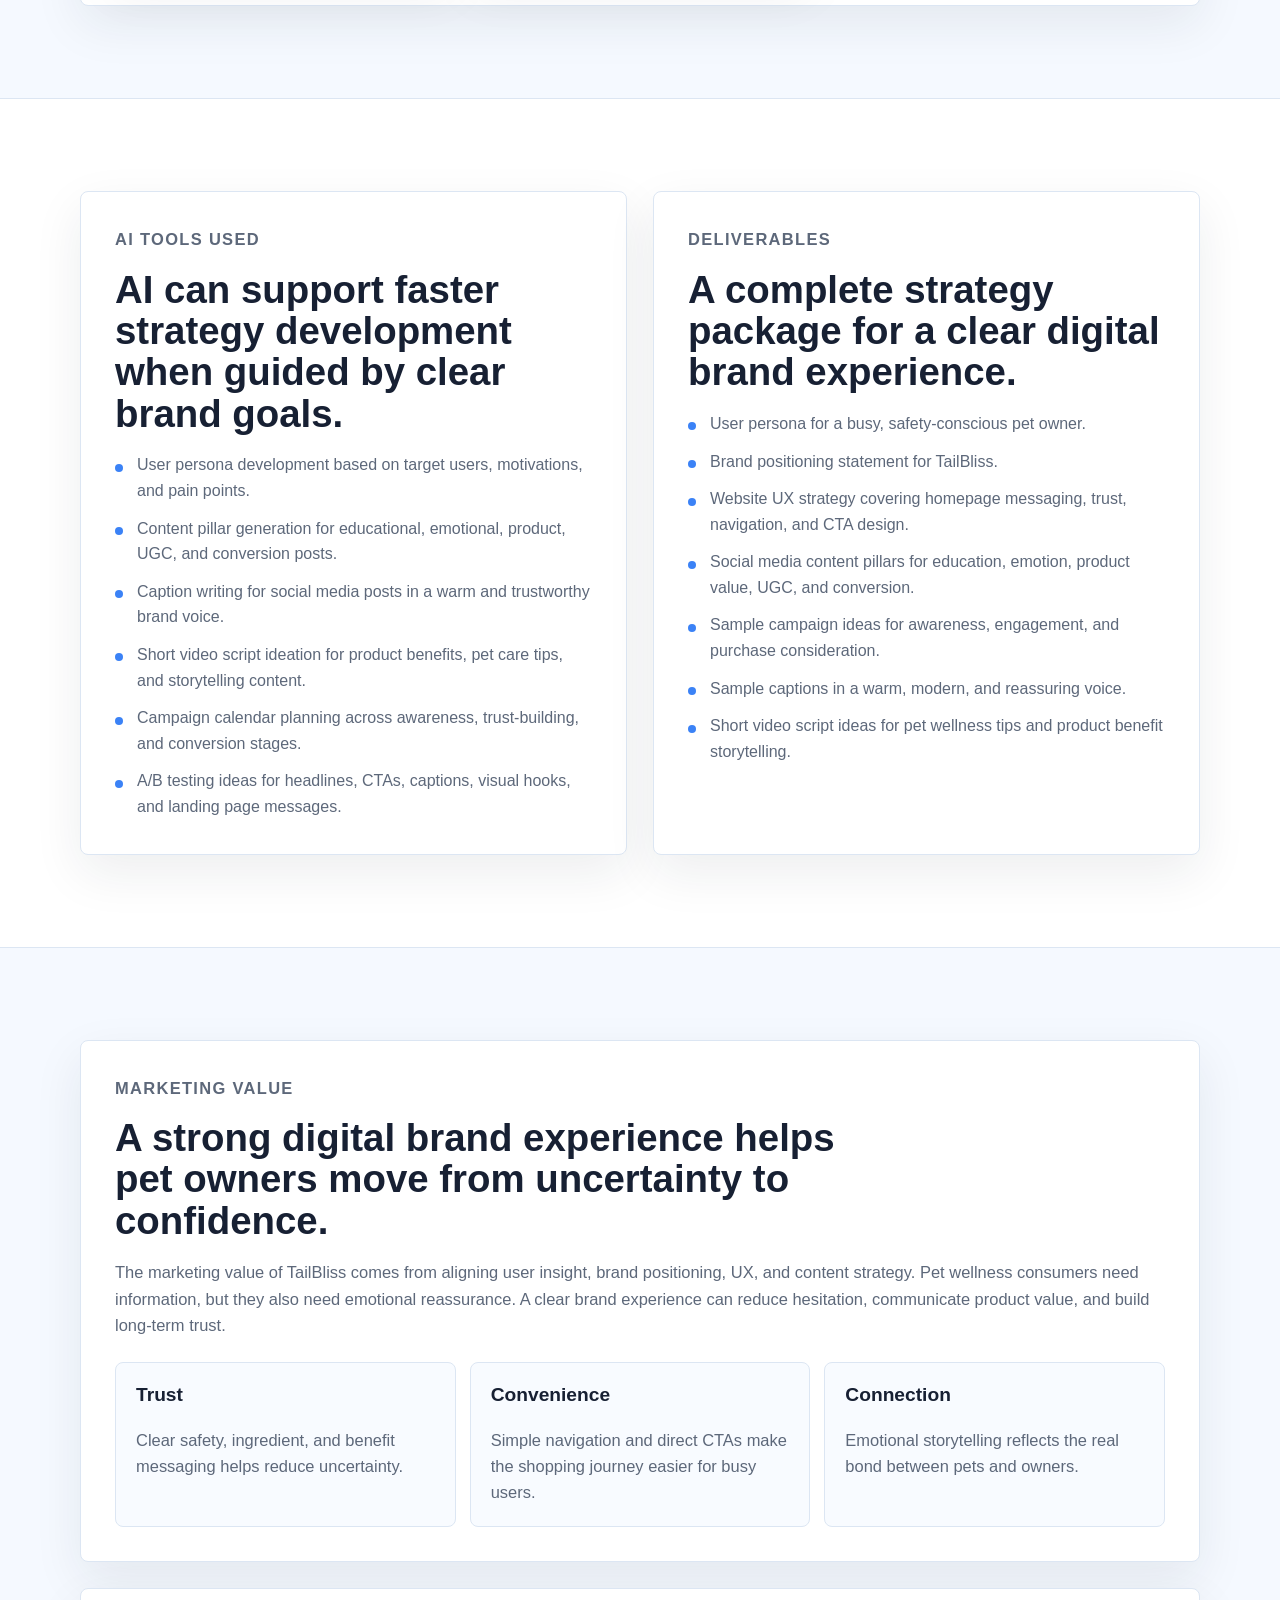
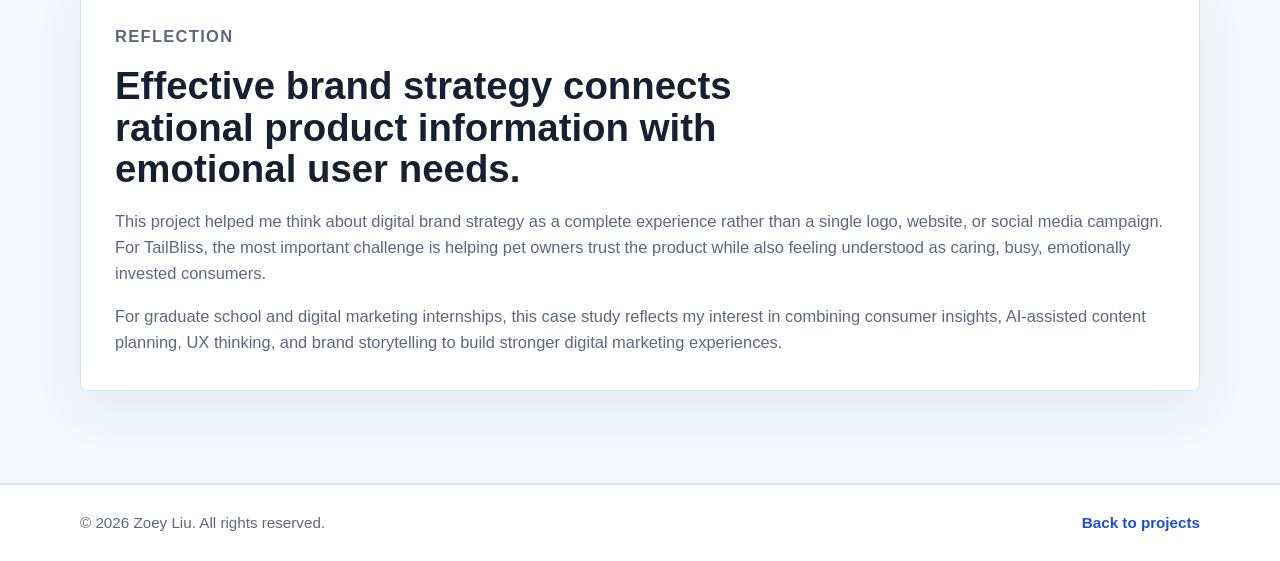
<file: projects/tailbliss-brand-strategy.html>
<!DOCTYPE html>
<html lang="en">
<head>
  <meta charset="UTF-8">
  <meta name="viewport" content="width=device-width, initial-scale=1.0">
  <meta name="description" content="Case study by Zoey Liu: TailBliss Digital Brand Strategy.">
  <title>TailBliss Digital Brand Strategy Case Study | Zoey Liu</title>
  <link rel="stylesheet" href="../css/style.css">
</head>
<body>
  <header class="site-header">
    <nav class="nav container" aria-label="Main navigation">
      <a class="logo" href="../index.html#home" aria-label="Zoey Liu home">Zoey Liu</a>
      <button class="nav-toggle" type="button" aria-expanded="false" aria-controls="primary-navigation">
        <span></span>
        <span></span>
        <span></span>
        <span class="sr-only">Menu</span>
      </button>
      <ul class="nav-links" id="primary-navigation">
        <li><a href="../index.html#home">Home</a></li>
        <li><a href="../index.html#about">About</a></li>
        <li><a href="../index.html#projects">Projects</a></li>
        <li><a href="../index.html#skills">Skills</a></li>
        <li><a href="../index.html#contact">Contact</a></li>
      </ul>
    </nav>
  </header>

  <main>
    <section class="case-hero section" aria-labelledby="case-title">
      <div class="container case-hero-grid">
        <div>
          <p class="eyebrow">Case Study</p>
          <h1 id="case-title">TailBliss Digital Brand Strategy</h1>
          <p class="hero-lead">
            A digital brand strategy project for a pet wellness product, connecting user insights,
            brand positioning, website UX, and social media content strategy into one clear experience.
          </p>
          <div class="hero-actions">
            <a class="button primary" href="../index.html#projects">Back to Portfolio</a>
            <a class="button secondary" href="#strategy">View Strategy</a>
          </div>
        </div>
        <aside class="case-summary" aria-label="Project summary">
          <dl>
            <div>
              <dt>Focus</dt>
              <dd>Pet wellness digital brand strategy</dd>
            </div>
            <div>
              <dt>Audience</dt>
              <dd>Young pet owners, first-time pet parents, and busy urban consumers</dd>
            </div>
            <div>
              <dt>Positioning</dt>
              <dd>Warm, trustworthy, modern, convenient, and emotionally reassuring</dd>
            </div>
            <div>
              <dt>Output</dt>
              <dd>Persona, positioning, UX strategy, content pillars, captions, and video ideas</dd>
            </div>
          </dl>
        </aside>
      </div>
    </section>

    <section class="section" aria-labelledby="overview-title">
      <div class="container case-content">
        <article class="case-block">
          <p class="eyebrow">Project Overview</p>
          <h2 id="overview-title">Building a clear digital brand experience for a pet wellness product.</h2>
          <p>
            TailBliss is a digital brand strategy project for a pet wellness product. The project
            demonstrates how user insights, brand positioning, website UX, and social media content
            strategy can work together to create a more coherent brand experience.
          </p>
          <p>
            The strategy focuses on helping pet owners feel confident, informed, and emotionally
            supported when choosing wellness products for their pets.
          </p>
        </article>

        <article class="case-block">
          <p class="eyebrow">Brand Background</p>
          <h2>A pet wellness brand needs trust, warmth, and clarity from the first interaction.</h2>
          <p>
            Pet wellness is a personal category because purchase decisions are connected to safety,
            care, companionship, and routine. Consumers are not only evaluating a product; they are
            deciding whether a brand feels responsible enough to support their pet's health and comfort.
          </p>
          <p>
            TailBliss is positioned for a digital-first audience that expects clear information,
            easy navigation, useful content, and a reassuring emotional tone.
          </p>
        </article>

        <article class="case-block">
          <p class="eyebrow">Target Users</p>
          <h2>TailBliss speaks to pet owners who want convenient care without losing emotional reassurance.</h2>
          <div class="metric-grid">
            <div>
              <span>01</span>
              <p>Young pet owners who want modern, easy-to-understand product guidance.</p>
            </div>
            <div>
              <span>02</span>
              <p>First-time pet parents who need reassurance and simple wellness education.</p>
            </div>
            <div>
              <span>03</span>
              <p>Busy urban consumers who value convenience, safety, and efficient shopping.</p>
            </div>
            <div>
              <span>04</span>
              <p>Pet owners who care about wellness, companionship, ingredients, and everyday comfort.</p>
            </div>
          </div>
        </article>

        <article class="case-block">
          <p class="eyebrow">User Pain Points</p>
          <h2>Pet owners need help choosing trustworthy products in a crowded wellness category.</h2>
          <ul class="case-list">
            <li>Difficulty choosing trustworthy pet wellness products.</li>
            <li>Lack of clear product information during the shopping journey.</li>
            <li>Concerns about product safety, ingredients, and suitability for pets.</li>
            <li>Need for convenient solutions that still feel emotionally reassuring.</li>
            <li>Desire for brands that understand the bond between pets and owners.</li>
          </ul>
        </article>
      </div>
    </section>

    <section class="section section-muted" id="strategy" aria-labelledby="positioning-title">
      <div class="container case-content">
        <article class="case-block">
          <p class="eyebrow">Brand Positioning</p>
          <h2 id="positioning-title">TailBliss is a warm, trustworthy, modern pet wellness brand.</h2>
          <p>
            TailBliss helps pet owners care for their pets with confidence and convenience. The brand
            should feel emotionally warm but not childish, modern but not cold, and informative without
            overwhelming users with too much technical detail.
          </p>
          <p>
            Positioning statement: TailBliss provides safe, convenient, and reassuring pet wellness
            solutions for modern pet owners who want to make confident care decisions every day.
          </p>
        </article>
      </div>
    </section>

    <section class="section" aria-labelledby="ux-title">
      <div class="container">
        <div class="section-heading">
          <p class="eyebrow">Website UX Strategy</p>
          <h2 id="ux-title">A website experience designed for trust, clarity, and easy action.</h2>
        </div>
        <div class="workflow-grid">
          <article class="workflow-step">
            <p class="project-number">UX 1</p>
            <h3>Clear Homepage Messaging</h3>
            <p>Lead with a concise promise that explains what TailBliss offers and why it matters for pet care.</p>
          </article>
          <article class="workflow-step">
            <p class="project-number">UX 2</p>
            <h3>Product Benefit Sections</h3>
            <p>Organize benefits around convenience, safety, wellness, and emotional confidence.</p>
          </article>
          <article class="workflow-step">
            <p class="project-number">UX 3</p>
            <h3>Trust-Building Elements</h3>
            <p>Use ingredient clarity, safety notes, reviews, FAQs, and brand values to reduce purchase hesitation.</p>
          </article>
          <article class="workflow-step">
            <p class="project-number">UX 4</p>
            <h3>Simple Navigation</h3>
            <p>Keep paths to products, benefits, education, and support easy to scan on desktop and mobile.</p>
          </article>
          <article class="workflow-step">
            <p class="project-number">UX 5</p>
            <h3>Emotional Storytelling</h3>
            <p>Use warm pet-owner stories to connect wellness choices with companionship and everyday care.</p>
          </article>
          <article class="workflow-step">
            <p class="project-number">UX 6</p>
            <h3>Call-to-Action Design</h3>
            <p>Place clear calls to action near product benefits, trust sections, and educational content.</p>
          </article>
        </div>
      </div>
    </section>

    <section class="section section-muted" aria-labelledby="social-title">
      <div class="container case-content">
        <article class="case-block">
          <p class="eyebrow">Social Media Content Strategy</p>
          <h2 id="social-title">Content pillars that combine education, emotion, product clarity, and conversion.</h2>
          <div class="workflow-grid">
            <article class="workflow-step">
              <p class="project-number">01</p>
              <h3>Educational Pet Wellness Tips</h3>
              <p>Simple care guidance that helps owners understand product use, routines, and pet wellness basics.</p>
            </article>
            <article class="workflow-step">
              <p class="project-number">02</p>
              <h3>Emotional Pet-Owner Storytelling</h3>
              <p>Warm narratives about companionship, daily care, and the feeling of doing right by a pet.</p>
            </article>
            <article class="workflow-step">
              <p class="project-number">03</p>
              <h3>Product Benefit Content</h3>
              <p>Benefit-focused posts that explain safety, convenience, ingredients, and wellness support.</p>
            </article>
            <article class="workflow-step">
              <p class="project-number">04</p>
              <h3>User-Generated Content Ideas</h3>
              <p>Prompts for pet-owner photos, routines, reviews, transformation stories, and community moments.</p>
            </article>
            <article class="workflow-step">
              <p class="project-number">05</p>
              <h3>Conversion-Oriented Campaign Posts</h3>
              <p>Offer-led and CTA-driven content that guides users from interest to product exploration.</p>
            </article>
          </div>
        </article>
      </div>
    </section>

    <section class="section" aria-labelledby="ai-title">
      <div class="container case-content two-column-case">
        <article class="case-block">
          <p class="eyebrow">AI Tools Used</p>
          <h2 id="ai-title">AI can support faster strategy development when guided by clear brand goals.</h2>
          <ul class="case-list">
            <li>User persona development based on target users, motivations, and pain points.</li>
            <li>Content pillar generation for educational, emotional, product, UGC, and conversion posts.</li>
            <li>Caption writing for social media posts in a warm and trustworthy brand voice.</li>
            <li>Short video script ideation for product benefits, pet care tips, and storytelling content.</li>
            <li>Campaign calendar planning across awareness, trust-building, and conversion stages.</li>
            <li>A/B testing ideas for headlines, CTAs, captions, visual hooks, and landing page messages.</li>
          </ul>
        </article>

        <article class="case-block">
          <p class="eyebrow">Deliverables</p>
          <h2>A complete strategy package for a clear digital brand experience.</h2>
          <ul class="case-list">
            <li>User persona for a busy, safety-conscious pet owner.</li>
            <li>Brand positioning statement for TailBliss.</li>
            <li>Website UX strategy covering homepage messaging, trust, navigation, and CTA design.</li>
            <li>Social media content pillars for education, emotion, product value, UGC, and conversion.</li>
            <li>Sample campaign ideas for awareness, engagement, and purchase consideration.</li>
            <li>Sample captions in a warm, modern, and reassuring voice.</li>
            <li>Short video script ideas for pet wellness tips and product benefit storytelling.</li>
          </ul>
        </article>
      </div>
    </section>

    <section class="section section-muted" aria-labelledby="value-title">
      <div class="container case-content">
        <article class="case-block">
          <p class="eyebrow">Marketing Value</p>
          <h2 id="value-title">A strong digital brand experience helps pet owners move from uncertainty to confidence.</h2>
          <p>
            The marketing value of TailBliss comes from aligning user insight, brand positioning, UX,
            and content strategy. Pet wellness consumers need information, but they also need emotional
            reassurance. A clear brand experience can reduce hesitation, communicate product value, and
            build long-term trust.
          </p>
          <div class="value-grid">
            <div>
              <h3>Trust</h3>
              <p>Clear safety, ingredient, and benefit messaging helps reduce uncertainty.</p>
            </div>
            <div>
              <h3>Convenience</h3>
              <p>Simple navigation and direct CTAs make the shopping journey easier for busy users.</p>
            </div>
            <div>
              <h3>Connection</h3>
              <p>Emotional storytelling reflects the real bond between pets and owners.</p>
            </div>
          </div>
        </article>

        <article class="case-block">
          <p class="eyebrow">Reflection</p>
          <h2>Effective brand strategy connects rational product information with emotional user needs.</h2>
          <p>
            This project helped me think about digital brand strategy as a complete experience rather
            than a single logo, website, or social media campaign. For TailBliss, the most important
            challenge is helping pet owners trust the product while also feeling understood as caring,
            busy, emotionally invested consumers.
          </p>
          <p>
            For graduate school and digital marketing internships, this case study reflects my interest
            in combining consumer insights, AI-assisted content planning, UX thinking, and brand
            storytelling to build stronger digital marketing experiences.
          </p>
        </article>
      </div>
    </section>
  </main>

  <footer class="site-footer">
    <div class="container footer-content">
      <p>&copy; <span id="year"></span> Zoey Liu. All rights reserved.</p>
      <a href="../index.html#projects">Back to projects</a>
    </div>
  </footer>

  <script src="../js/main.js"></script>
</body>
</html>
</file>
<file: css/style.css>
:root {
  --bg: #ffffff;
  --bg-soft: #f5f9ff;
  --text: #172033;
  --muted: #5d687a;
  --line: #dce6f3;
  --accent: #3b82f6;
  --accent-dark: #1d4ed8;
  --accent-soft: #dbeafe;
  --teal-soft: #d9f6f2;
  --shadow: 0 18px 50px rgba(23, 32, 51, 0.08);
}

* {
  box-sizing: border-box;
}

html {
  scroll-behavior: smooth;
}

body {
  margin: 0;
  background: var(--bg);
  color: var(--text);
  font-family: Arial, Helvetica, sans-serif;
  line-height: 1.6;
}

body.nav-open {
  overflow: hidden;
}

a {
  color: inherit;
  text-decoration: none;
}

ul {
  margin: 0;
  padding: 0;
}

.container {
  width: min(1120px, calc(100% - 40px));
  margin: 0 auto;
}

.sr-only {
  position: absolute;
  width: 1px;
  height: 1px;
  padding: 0;
  margin: -1px;
  overflow: hidden;
  clip: rect(0, 0, 0, 0);
  white-space: nowrap;
  border: 0;
}

.site-header {
  position: sticky;
  top: 0;
  z-index: 20;
  background: rgba(255, 255, 255, 0.94);
  border-bottom: 1px solid var(--line);
  backdrop-filter: blur(14px);
}

.nav {
  display: flex;
  align-items: center;
  justify-content: space-between;
  min-height: 72px;
}

.logo {
  color: var(--text);
  font-size: 1.1rem;
  font-weight: 800;
  letter-spacing: 0;
}

.nav-links {
  display: flex;
  align-items: center;
  gap: 8px;
  list-style: none;
}

.nav-links a {
  display: inline-flex;
  align-items: center;
  min-height: 40px;
  padding: 0 14px;
  border-radius: 8px;
  color: var(--muted);
  font-size: 0.95rem;
  font-weight: 700;
  transition: background 180ms ease, color 180ms ease;
}

.nav-links a:hover,
.nav-links a.active {
  background: var(--accent-soft);
  color: var(--accent-dark);
}

.nav-toggle {
  display: none;
  width: 42px;
  height: 42px;
  border: 1px solid var(--line);
  border-radius: 8px;
  background: var(--bg);
  cursor: pointer;
}

.nav-toggle span:not(.sr-only) {
  display: block;
  width: 18px;
  height: 2px;
  margin: 4px auto;
  background: var(--text);
  border-radius: 2px;
}

.section {
  padding: 92px 0;
}

.section-muted {
  background: var(--bg-soft);
  border-top: 1px solid var(--line);
  border-bottom: 1px solid var(--line);
}

.hero {
  position: relative;
  min-height: 680px;
  display: grid;
  align-items: center;
  overflow: hidden;
}

.hero-canvas {
  position: absolute;
  inset: 0;
  width: 100%;
  height: 100%;
  pointer-events: none;
}

.hero-content {
  position: relative;
  z-index: 1;
  max-width: 780px;
  margin-left: max(20px, calc((100vw - 1120px) / 2));
}

.eyebrow {
  margin: 0 0 16px;
  color: var(--accent-dark);
  font-size: 0.78rem;
  font-weight: 800;
  letter-spacing: 0.08em;
  text-transform: uppercase;
}

h1,
h2,
h3,
p {
  margin-top: 0;
}

h1 {
  margin-bottom: 22px;
  color: var(--text);
  font-size: clamp(3rem, 9vw, 6.5rem);
  line-height: 0.95;
  letter-spacing: 0;
}

h2 {
  margin-bottom: 0;
  max-width: 760px;
  color: var(--text);
  font-size: clamp(2rem, 4vw, 3.1rem);
  line-height: 1.08;
  letter-spacing: 0;
}

h3 {
  color: var(--text);
  font-size: 1.2rem;
  line-height: 1.25;
  letter-spacing: 0;
}

.hero-lead {
  max-width: 680px;
  color: var(--muted);
  font-size: 1.2rem;
}

.hero-actions {
  display: flex;
  flex-wrap: wrap;
  gap: 14px;
  margin: 32px 0 38px;
}

.button {
  display: inline-flex;
  align-items: center;
  justify-content: center;
  min-height: 46px;
  padding: 0 20px;
  border: 1px solid transparent;
  border-radius: 8px;
  font-weight: 800;
  line-height: 1;
  cursor: pointer;
  transition: transform 180ms ease, background 180ms ease, border-color 180ms ease;
}

.button:hover {
  transform: translateY(-1px);
}

.button.primary {
  background: var(--accent);
  color: #ffffff;
}

.button.primary:hover {
  background: var(--accent-dark);
}

.button.secondary {
  background: #ffffff;
  border-color: var(--line);
  color: var(--text);
}

.button.secondary:hover {
  border-color: var(--accent);
}

.hero-highlights {
  display: grid;
  grid-template-columns: repeat(3, minmax(0, 1fr));
  gap: 14px;
  max-width: 780px;
  margin: 0;
}

.hero-highlights div {
  min-height: 104px;
  padding: 20px;
  background: rgba(255, 255, 255, 0.86);
  border: 1px solid var(--line);
  border-radius: 8px;
  box-shadow: var(--shadow);
}

.hero-highlights dt {
  margin-bottom: 6px;
  font-weight: 800;
}

.hero-highlights dd {
  margin: 0;
  color: var(--muted);
}

.split-section,
.contact-layout {
  display: grid;
  grid-template-columns: minmax(0, 0.85fr) minmax(0, 1.15fr);
  gap: 64px;
  align-items: start;
}

.section-copy {
  color: var(--muted);
  font-size: 1.05rem;
}

.section-copy p:last-child,
.contact-layout p:last-child {
  margin-bottom: 0;
}

.section-heading {
  display: grid;
  gap: 12px;
  margin-bottom: 38px;
}

.project-grid {
  display: grid;
  grid-template-columns: repeat(2, minmax(0, 1fr));
  gap: 20px;
}

.project-card,
.skill-group,
.contact-form {
  background: #ffffff;
  border: 1px solid var(--line);
  border-radius: 8px;
  box-shadow: var(--shadow);
}

.project-card {
  display: flex;
  flex-direction: column;
  min-height: 320px;
  padding: 28px;
}

.project-card-link {
  color: inherit;
  transition: border-color 180ms ease, transform 180ms ease, box-shadow 180ms ease;
}

.project-card-link:hover {
  border-color: var(--accent);
  box-shadow: 0 22px 60px rgba(59, 130, 246, 0.14);
  transform: translateY(-2px);
}

.card-button {
  align-self: flex-start;
  margin-top: 20px;
  position: relative;
  z-index: 1;
}

.case-study-button {
  display: inline-flex;
  min-width: 156px;
  background: var(--accent);
  border-color: var(--accent);
  color: #ffffff;
  box-shadow: 0 10px 24px rgba(59, 130, 246, 0.22);
}

.case-study-button:hover {
  background: var(--accent-dark);
  border-color: var(--accent-dark);
}

.project-number {
  width: fit-content;
  margin-bottom: 22px;
  padding: 4px 10px;
  background: var(--accent-soft);
  border-radius: 999px;
  color: var(--accent-dark);
  font-size: 0.8rem;
  font-weight: 800;
}

.project-card p:not(.project-number) {
  color: var(--muted);
}

.tag-list {
  display: flex;
  flex-wrap: wrap;
  gap: 8px;
  margin-top: auto;
  list-style: none;
}

.tag-list li {
  padding: 6px 10px;
  background: #f8fbff;
  border: 1px solid var(--line);
  border-radius: 999px;
  color: var(--muted);
  font-size: 0.82rem;
  font-weight: 700;
}

.skills-grid {
  display: grid;
  grid-template-columns: repeat(4, minmax(0, 1fr));
  gap: 18px;
}

.skill-group {
  min-height: 280px;
  padding: 24px;
}

.skill-group ul {
  display: grid;
  gap: 10px;
  color: var(--muted);
  list-style: none;
}

.skill-group li {
  position: relative;
  padding-left: 18px;
}

.skill-group li::before {
  content: "";
  position: absolute;
  top: 0.7em;
  left: 0;
  width: 6px;
  height: 6px;
  background: var(--accent);
  border-radius: 50%;
}

.contact-section {
  background: linear-gradient(180deg, #ffffff 0%, #f7fbff 100%);
}

.contact-layout > div p {
  max-width: 620px;
  color: var(--muted);
  font-size: 1.05rem;
}

.contact-form {
  display: grid;
  gap: 10px;
  padding: 28px;
}

.contact-form label {
  color: var(--text);
  font-size: 0.9rem;
  font-weight: 800;
}

.contact-form input,
.contact-form textarea {
  width: 100%;
  border: 1px solid var(--line);
  border-radius: 8px;
  padding: 13px 14px;
  color: var(--text);
  font: inherit;
  resize: vertical;
}

.contact-form input:focus,
.contact-form textarea:focus {
  outline: 3px solid var(--accent-soft);
  border-color: var(--accent);
}

.form-status {
  min-height: 24px;
  margin: 4px 0 0;
  color: var(--accent-dark);
  font-weight: 700;
}

.site-footer {
  border-top: 1px solid var(--line);
  background: #ffffff;
}

.footer-content {
  display: flex;
  justify-content: space-between;
  gap: 16px;
  padding: 26px 0;
  color: var(--muted);
  font-size: 0.95rem;
}

.footer-content p {
  margin: 0;
}

.footer-content a {
  color: var(--accent-dark);
  font-weight: 800;
}

.case-hero {
  position: relative;
  overflow: hidden;
  background: linear-gradient(180deg, #ffffff 0%, #f5f9ff 100%);
  border-bottom: 1px solid var(--line);
}

.duolingo-case-hero::after {
  content: "";
  position: absolute;
  right: max(-120px, calc((100vw - 1120px) / 2 - 170px));
  bottom: -170px;
  width: min(48vw, 620px);
  aspect-ratio: 1;
  background: url("../images/duolingo-owl-bg.svg") center / contain no-repeat;
  opacity: 0.16;
  pointer-events: none;
  transform: rotate(-6deg);
}

.case-hero h1 {
  max-width: 860px;
  font-size: clamp(2.7rem, 6vw, 5.4rem);
}

.case-hero-grid {
  position: relative;
  z-index: 1;
  display: grid;
  grid-template-columns: minmax(0, 1.25fr) minmax(300px, 0.75fr);
  gap: 48px;
  align-items: center;
}

.case-summary,
.case-block,
.workflow-step {
  background: #ffffff;
  border: 1px solid var(--line);
  border-radius: 8px;
  box-shadow: var(--shadow);
}

.case-summary {
  padding: 28px;
}

.case-summary dl {
  display: grid;
  gap: 22px;
  margin: 0;
}

.case-summary dt {
  margin-bottom: 4px;
  color: var(--accent-dark);
  font-size: 0.78rem;
  font-weight: 800;
  letter-spacing: 0.08em;
  text-transform: uppercase;
}

.case-summary dd {
  margin: 0;
  color: var(--text);
  font-weight: 700;
}

.disclaimer {
  max-width: 760px;
  padding: 14px 16px;
  background: #ffffff;
  border: 1px solid var(--line);
  border-left: 4px solid var(--accent);
  border-radius: 8px;
  color: var(--muted);
  font-size: 0.96rem;
}

.case-content {
  display: grid;
  gap: 26px;
}

.case-content.two-column-case {
  grid-template-columns: repeat(2, minmax(0, 1fr));
}

.case-block {
  padding: 34px;
}

.case-block h2 {
  margin-bottom: 18px;
  font-size: clamp(1.8rem, 3vw, 2.45rem);
}

.case-block p {
  color: var(--muted);
  font-size: 1.03rem;
}

.case-block p:last-child {
  margin-bottom: 0;
}

.sharp-recommendation-headline {
  margin-bottom: 10px;
  font-size: clamp(2.35rem, 5vw, 4.1rem);
  line-height: 0.98;
}

.case-block .sharp-recommendation-support {
  max-width: 760px;
  margin-bottom: 24px;
  color: var(--muted);
  font-size: 1.12rem;
  font-weight: 500;
}

.case-list {
  display: grid;
  gap: 12px;
  color: var(--muted);
  list-style: none;
}

.case-list li {
  position: relative;
  padding-left: 22px;
}

.case-list li::before {
  content: "";
  position: absolute;
  top: 0.72em;
  left: 0;
  width: 8px;
  height: 8px;
  background: var(--accent);
  border-radius: 50%;
}

.metric-grid,
.value-grid {
  display: grid;
  grid-template-columns: repeat(4, minmax(0, 1fr));
  gap: 14px;
  margin-top: 24px;
}

.metric-grid div,
.value-grid div {
  min-height: 150px;
  padding: 20px;
  background: #f8fbff;
  border: 1px solid var(--line);
  border-radius: 8px;
}

.metric-grid span {
  display: inline-flex;
  margin-bottom: 16px;
  color: var(--accent-dark);
  font-weight: 800;
}

.metric-grid p,
.value-grid p {
  margin-bottom: 0;
}

.value-grid {
  grid-template-columns: repeat(3, minmax(0, 1fr));
}

.workflow-grid {
  display: grid;
  grid-template-columns: repeat(3, minmax(0, 1fr));
  gap: 18px;
}

.workflow-step {
  min-height: 260px;
  padding: 26px;
}

.workflow-step p:not(.project-number) {
  color: var(--muted);
}

.table-wrap {
  width: 100%;
  overflow-x: auto;
}

.analysis-table {
  width: 100%;
  min-width: 860px;
  border-collapse: collapse;
  color: var(--muted);
}

.analysis-table th,
.analysis-table td {
  padding: 16px;
  border: 1px solid var(--line);
  text-align: left;
  vertical-align: top;
}

.analysis-table th {
  background: var(--accent-soft);
  color: var(--accent-dark);
  font-size: 0.82rem;
  font-weight: 800;
  text-transform: uppercase;
}

.analysis-table td:first-child {
  color: var(--text);
  font-weight: 800;
}

.analytics-kpi-grid {
  display: grid;
  grid-template-columns: repeat(6, minmax(0, 1fr));
  gap: 14px;
}

.kpi-card {
  min-height: 170px;
  padding: 22px;
  background: #ffffff;
  border: 1px solid var(--line);
  border-radius: 8px;
  box-shadow: var(--shadow);
}

.kpi-card span {
  display: block;
  min-height: 38px;
  color: var(--accent-dark);
  font-size: 0.76rem;
  font-weight: 800;
  letter-spacing: 0.08em;
  text-transform: uppercase;
}

.kpi-card strong {
  display: block;
  margin: 10px 0 8px;
  color: var(--text);
  font-size: 2rem;
  line-height: 1;
}

.kpi-card p {
  margin: 0;
  color: var(--muted);
  font-size: 0.95rem;
}

.analytics-chart-grid {
  display: grid;
  gap: 24px;
}

.chart-card-wide {
  grid-column: 1 / -1;
}

.chart-card h2 {
  max-width: 900px;
}

.chart-canvas-wrap {
  position: relative;
  min-height: 360px;
  margin-top: 24px;
}

.chart-canvas-wrap.tall-chart {
  min-height: 420px;
}

.chart-note {
  max-width: 820px;
  margin-top: 18px;
  color: var(--muted);
  font-size: 0.95rem;
}

.bar-chart {
  display: grid;
  gap: 18px;
  margin-top: 24px;
}

.bar-row {
  display: grid;
  grid-template-columns: minmax(220px, 1.05fr) minmax(180px, 1.7fr) minmax(64px, auto);
  gap: 16px;
  align-items: center;
}

.bar-label strong {
  display: block;
  color: var(--text);
  font-size: 0.98rem;
}

.bar-label span {
  display: block;
  color: var(--muted);
  font-size: 0.88rem;
}

.bar-track {
  height: 16px;
  overflow: hidden;
  background: #eaf2ff;
  border-radius: 999px;
}

.bar-fill {
  display: block;
  width: var(--bar);
  height: 100%;
  background: linear-gradient(90deg, var(--accent), #7bb6ff);
  border-radius: inherit;
}

.bar-fill-strong {
  background: linear-gradient(90deg, #0f766e, #5eead4);
}

.bar-value {
  color: var(--accent-dark);
  font-weight: 800;
  text-align: right;
}

.compact-chart .bar-row {
  grid-template-columns: minmax(220px, 1.1fr) minmax(160px, 1.6fr) minmax(64px, auto);
}

.insight-grid {
  display: grid;
  grid-template-columns: repeat(4, minmax(0, 1fr));
  gap: 18px;
}

.insight-card {
  display: flex;
  min-height: 300px;
  flex-direction: column;
  padding: 28px;
  background: #ffffff;
  border: 1px solid var(--line);
  border-radius: 8px;
  box-shadow: var(--shadow);
}

.insight-number {
  display: inline-flex;
  width: fit-content;
  margin-bottom: 24px;
  padding: 5px 11px;
  background: var(--accent-soft);
  border: 1px solid #bdd7ff;
  border-radius: 999px;
  color: var(--accent-dark);
  font-size: 0.78rem;
  font-weight: 800;
  letter-spacing: 0.08em;
}

.insight-card h3 {
  margin-bottom: 12px;
  font-size: 1.2rem;
  line-height: 1.25;
}

.insight-card p {
  margin-bottom: 24px;
  color: var(--muted);
  font-size: 0.95rem;
  line-height: 1.55;
}

.insight-stats {
  display: grid;
  grid-template-columns: repeat(auto-fit, minmax(min(100%, 150px), 1fr));
  gap: 12px;
  margin-top: auto;
  overflow: visible;
}

.stat-chip {
  min-width: min(100%, 150px);
  padding: 16px;
  overflow: visible;
  background: linear-gradient(135deg, #f8fbff 0%, #eaf3ff 100%);
  border: 1px solid #c7ddff;
  border-radius: 8px;
  box-shadow: 0 10px 24px rgba(36, 87, 230, 0.08);
  transition: transform 0.25s ease, border-color 0.25s ease, box-shadow 0.25s ease, background 0.25s ease;
}

.stat-chip-wide {
  grid-column: 1 / -1;
}

.stat-chip:hover {
  background: linear-gradient(135deg, #ffffff 0%, #e2efff 100%);
  border-color: #93c5fd;
  box-shadow: 0 18px 36px rgba(36, 87, 230, 0.16);
  transform: translateY(-3px);
}

.stat-label {
  display: block;
  margin-bottom: 10px;
  overflow: visible;
  color: var(--muted);
  font-size: 0.72rem;
  font-weight: 800;
  letter-spacing: 0.05em;
  line-height: 1.2;
  text-transform: uppercase;
  white-space: normal;
  word-break: normal;
  overflow-wrap: normal;
}

.stat-value {
  display: block;
  overflow: visible;
  color: #2457e6;
  font-size: clamp(1.65rem, 3vw, 2.1rem);
  font-weight: 900;
  letter-spacing: 0;
  line-height: 1.05;
  text-shadow: 0 8px 20px rgba(36, 87, 230, 0.2);
  white-space: normal;
  word-break: normal;
  overflow-wrap: normal;
  transition: color 0.25s ease, text-shadow 0.25s ease, transform 0.25s ease;
}

.stat-chip:hover .stat-value {
  color: #1d4ed8;
  text-shadow: 0 10px 26px rgba(36, 87, 230, 0.28);
  transform: translateY(-1px);
}

.count-up.is-counting {
  animation: statValuePop 700ms ease both;
}

@keyframes statValuePop {
  0% {
    opacity: 0.72;
    transform: translateY(4px) scale(0.96);
  }

  100% {
    opacity: 1;
    transform: translateY(0) scale(1);
  }
}

.snapshot-table {
  min-width: 760px;
}

.snapshot-table td:first-child {
  max-width: 280px;
  line-height: 1.35;
}

.engagement-badge {
  display: inline-flex;
  min-width: 68px;
  justify-content: center;
  padding: 5px 9px;
  border-radius: 999px;
  font-weight: 800;
}

.engagement-badge.medium {
  background: var(--accent-soft);
  color: var(--accent-dark);
}

.engagement-badge.strong,
.engagement-badge.strongest {
  background: var(--teal-soft);
  color: #0f766e;
}

.engagement-badge.strongest {
  box-shadow: inset 0 0 0 1px rgba(15, 118, 110, 0.18);
}

.strategy-flow {
  --strategy-progress: 0%;
  position: relative;
  display: grid;
  grid-template-columns: repeat(5, minmax(0, 1fr));
  gap: 16px;
  margin: 0 0 28px;
  padding: 18px;
  overflow: visible;
  background: linear-gradient(180deg, #ffffff 0%, #f8fbff 100%);
  border: 1px solid var(--line);
  border-radius: 8px;
  animation: strategyFadeIn 520ms ease both;
}

.strategy-flow::before,
.strategy-flow::after {
  content: "";
  position: absolute;
  top: 52px;
  left: calc(10% + 18px);
  right: calc(10% + 18px);
  height: 4px;
  border-radius: 999px;
  pointer-events: none;
}

.strategy-flow-line,
.strategy-connector,
.strategy-flow::before,
.strategy-flow::after {
  pointer-events: none;
}

.strategy-flow::before {
  background: #dbeafe;
}

.strategy-flow::after {
  right: calc(10% + 18px);
  background: linear-gradient(90deg, var(--accent), #93c5fd);
  box-shadow: 0 0 18px rgba(59, 130, 246, 0.24);
  transform: scaleX(var(--strategy-progress));
  transform-origin: left center;
  transition: transform 320ms ease;
}

.strategy-step {
  position: relative;
  z-index: 2;
  pointer-events: auto;
  display: inline-grid;
  justify-items: center;
  gap: 8px;
  min-width: 0;
  min-height: 92px;
  padding: 13px 12px;
  background: #ffffff;
  border: 1px solid var(--line);
  border-radius: 8px;
  color: var(--muted);
  font: inherit;
  text-align: center;
  cursor: pointer;
  transition: transform 0.25s ease, background 0.25s ease, color 0.25s ease, border-color 0.25s ease, box-shadow 0.25s ease, opacity 0.25s ease;
}

.strategy-step span {
  display: inline-grid;
  place-items: center;
  width: 34px;
  height: 34px;
  background: var(--accent-soft);
  border: 1px solid #bdd7ff;
  border-radius: 50%;
  color: var(--accent-dark);
  font-size: 0.74rem;
  font-weight: 800;
  transition: background 220ms ease, border-color 220ms ease, color 220ms ease;
}

.strategy-step strong {
  color: var(--text);
  font-size: 0.92rem;
  line-height: 1.15;
}

.strategy-step:hover,
.strategy-step.is-active {
  border-color: #2457e6;
  box-shadow: 0 18px 40px rgba(36, 87, 230, 0.22);
  transform: translateY(-4px) scale(1.03);
}

.strategy-step.is-complete {
  background: #dbeafe;
  border-color: #93c5fd;
  color: #1d4ed8;
}

.strategy-step.is-active {
  background: #2457e6;
  color: #ffffff;
  border-color: #2457e6;
  transform: translateY(-4px) scale(1.03);
  box-shadow: 0 18px 40px rgba(36, 87, 230, 0.22);
}

.strategy-step.is-active span {
  background: #ffffff;
  border-color: #ffffff;
  color: var(--accent-dark);
}

.strategy-step.is-active strong {
  color: #ffffff;
}

.strategy-flow.has-active .strategy-step:not(.is-active) {
  opacity: 0.72;
}

.strategy-flow.has-active .strategy-step.is-complete,
.strategy-flow.has-active .strategy-step.is-active {
  opacity: 1;
}

.strategy-flow .strategy-step.is-active::after {
  content: "";
  position: absolute;
  top: 30px;
  left: 50%;
  width: 9px;
  height: 9px;
  background: #ffffff;
  border-radius: 50%;
  box-shadow: 0 0 0 5px rgba(255, 255, 255, 0.24);
  pointer-events: none;
  transform: translateX(-50%);
  animation: activeNodePulse 1400ms ease-in-out infinite;
}

@keyframes strategyFadeIn {
  from {
    opacity: 0;
    transform: translateY(10px);
  }

  to {
    opacity: 1;
    transform: translateY(0);
  }
}

@keyframes activeNodePulse {
  0%,
  100% {
    opacity: 0.65;
    transform: translateX(-50%) scale(0.9);
  }

  50% {
    opacity: 1;
    transform: translateX(-50%) scale(1.14);
  }
}

.recommendation-grid {
  display: grid;
  grid-template-columns: repeat(5, minmax(0, 1fr));
  gap: 16px;
}

.recommendation-card {
  min-height: 220px;
  padding: 26px 22px;
  background: #f8fbff;
  border: 1px solid var(--line);
  border-top: 4px solid var(--accent);
  border-radius: 8px;
  transition: transform 0.25s ease, border-color 0.25s ease, box-shadow 0.25s ease, opacity 0.25s ease;
}

.recommendation-card:hover {
  border-color: #bdd7ff;
  box-shadow: 0 18px 40px rgba(59, 130, 246, 0.13);
  transform: translateY(-4px);
}

.recommendation-grid.has-active .recommendation-card:not(.is-active) {
  opacity: 0.58;
}

.recommendation-card.is-active {
  opacity: 1;
  background: #ffffff;
  border-color: #2457e6;
  border-top-color: #2457e6;
  box-shadow: 0 20px 45px rgba(36, 87, 230, 0.18);
  transform: translateY(-6px);
}

.recommendation-number {
  display: inline-flex;
  margin-bottom: 22px;
  padding: 5px 10px;
  background: #ffffff;
  border: 1px solid var(--line);
  border-radius: 999px;
  color: var(--accent-dark);
  font-size: 0.72rem;
  font-weight: 800;
  letter-spacing: 0.06em;
  line-height: 1.25;
  text-transform: uppercase;
}

.recommendation-card h3 {
  margin-bottom: 16px;
  color: var(--text);
  font-size: 1.12rem;
  line-height: 1.22;
}

.recommendation-card p {
  color: var(--muted);
  font-size: 0.92rem;
  line-height: 1.6;
  font-weight: 500;
}

.recommendation-card p:last-child {
  margin-bottom: 0;
}

.recommendation-card strong {
  color: var(--text);
}

.reveal-on-scroll {
  opacity: 0;
  transform: translateY(16px);
}

.reveal-on-scroll.is-visible {
  opacity: 1;
  transform: translateY(0);
}

@media (prefers-reduced-motion: reduce) {
  .strategy-flow {
    animation: none;
  }

  .strategy-flow::after,
  .strategy-step,
  .recommendation-card,
  .count-up.is-counting,
  .reveal-on-scroll {
    animation: none;
    transition: none;
  }

  .reveal-on-scroll {
    opacity: 1;
    transform: none;
  }
}

@media (max-width: 920px) {
  .section {
    padding: 72px 0;
  }

  .hero {
    min-height: 660px;
  }

  .split-section,
  .contact-layout,
  .case-hero-grid,
  .case-content.two-column-case {
    grid-template-columns: 1fr;
    gap: 32px;
  }

  .duolingo-case-hero::after {
    right: -140px;
    bottom: -120px;
    width: min(72vw, 500px);
    opacity: 0.12;
  }

  .project-grid,
  .skills-grid,
  .workflow-grid,
  .metric-grid,
  .value-grid,
  .analytics-kpi-grid,
  .insight-grid,
  .recommendation-grid {
    grid-template-columns: repeat(2, minmax(0, 1fr));
  }

  .bar-row,
  .compact-chart .bar-row {
    grid-template-columns: 1fr;
    gap: 8px;
  }

  .bar-value {
    text-align: left;
  }

  .chart-canvas-wrap,
  .chart-canvas-wrap.tall-chart {
    min-height: 330px;
  }

  .strategy-flow {
    grid-template-columns: 1fr;
    gap: 12px;
    padding: 18px;
  }

  .strategy-flow::before,
  .strategy-flow::after {
    top: 38px;
    bottom: 38px;
    left: 35px;
    right: auto;
    width: 4px;
    height: auto;
  }

  .strategy-flow::after {
    width: 4px;
    height: auto;
    transform: scaleY(var(--strategy-progress));
    transform-origin: top center;
    transition: transform 320ms ease;
  }

  .strategy-step {
    grid-template-columns: auto minmax(0, 1fr);
    align-items: center;
    justify-items: start;
    min-height: 72px;
    text-align: left;
  }

  .strategy-flow .strategy-step.is-active::after {
    top: 50%;
    left: 29px;
    animation: none;
    transform: translate(-50%, -50%);
  }
}

@media (max-width: 720px) {
  .container {
    width: min(100% - 28px, 1120px);
  }

  .nav-toggle {
    display: inline-block;
  }

  .nav-links {
    position: fixed;
    top: 72px;
    right: 14px;
    left: 14px;
    display: none;
    flex-direction: column;
    align-items: stretch;
    padding: 12px;
    background: #ffffff;
    border: 1px solid var(--line);
    border-radius: 8px;
    box-shadow: var(--shadow);
  }

  .nav-links.open {
    display: flex;
  }

  .nav-links a {
    justify-content: center;
  }

  .hero {
    min-height: auto;
    padding: 92px 0 64px;
  }

  .hero-content {
    margin-left: auto;
  }

  .duolingo-case-hero::after {
    right: -155px;
    bottom: -95px;
    width: min(88vw, 430px);
    opacity: 0.1;
    transform: rotate(-8deg);
  }

  .hero-lead {
    font-size: 1.05rem;
  }

  .hero-highlights,
  .project-grid,
  .skills-grid,
  .workflow-grid,
  .metric-grid,
  .value-grid,
  .analytics-kpi-grid,
  .insight-grid,
  .recommendation-grid {
    grid-template-columns: 1fr;
  }

  .hero-highlights div,
  .project-card,
  .skill-group,
  .workflow-step,
  .metric-grid div,
  .value-grid div,
  .kpi-card,
  .insight-card,
  .recommendation-card {
    min-height: auto;
  }

  .footer-content {
    flex-direction: column;
  }

  .card-button {
    width: 100%;
  }

  .case-study-button {
    min-width: 0;
  }

  .chart-canvas-wrap,
  .chart-canvas-wrap.tall-chart {
    min-height: 300px;
  }

  .strategy-flow {
    padding: 12px;
  }

  .strategy-flow::before,
  .strategy-flow::after {
    left: 29px;
  }

  .strategy-step {
    padding: 12px;
  }
}
</file>
